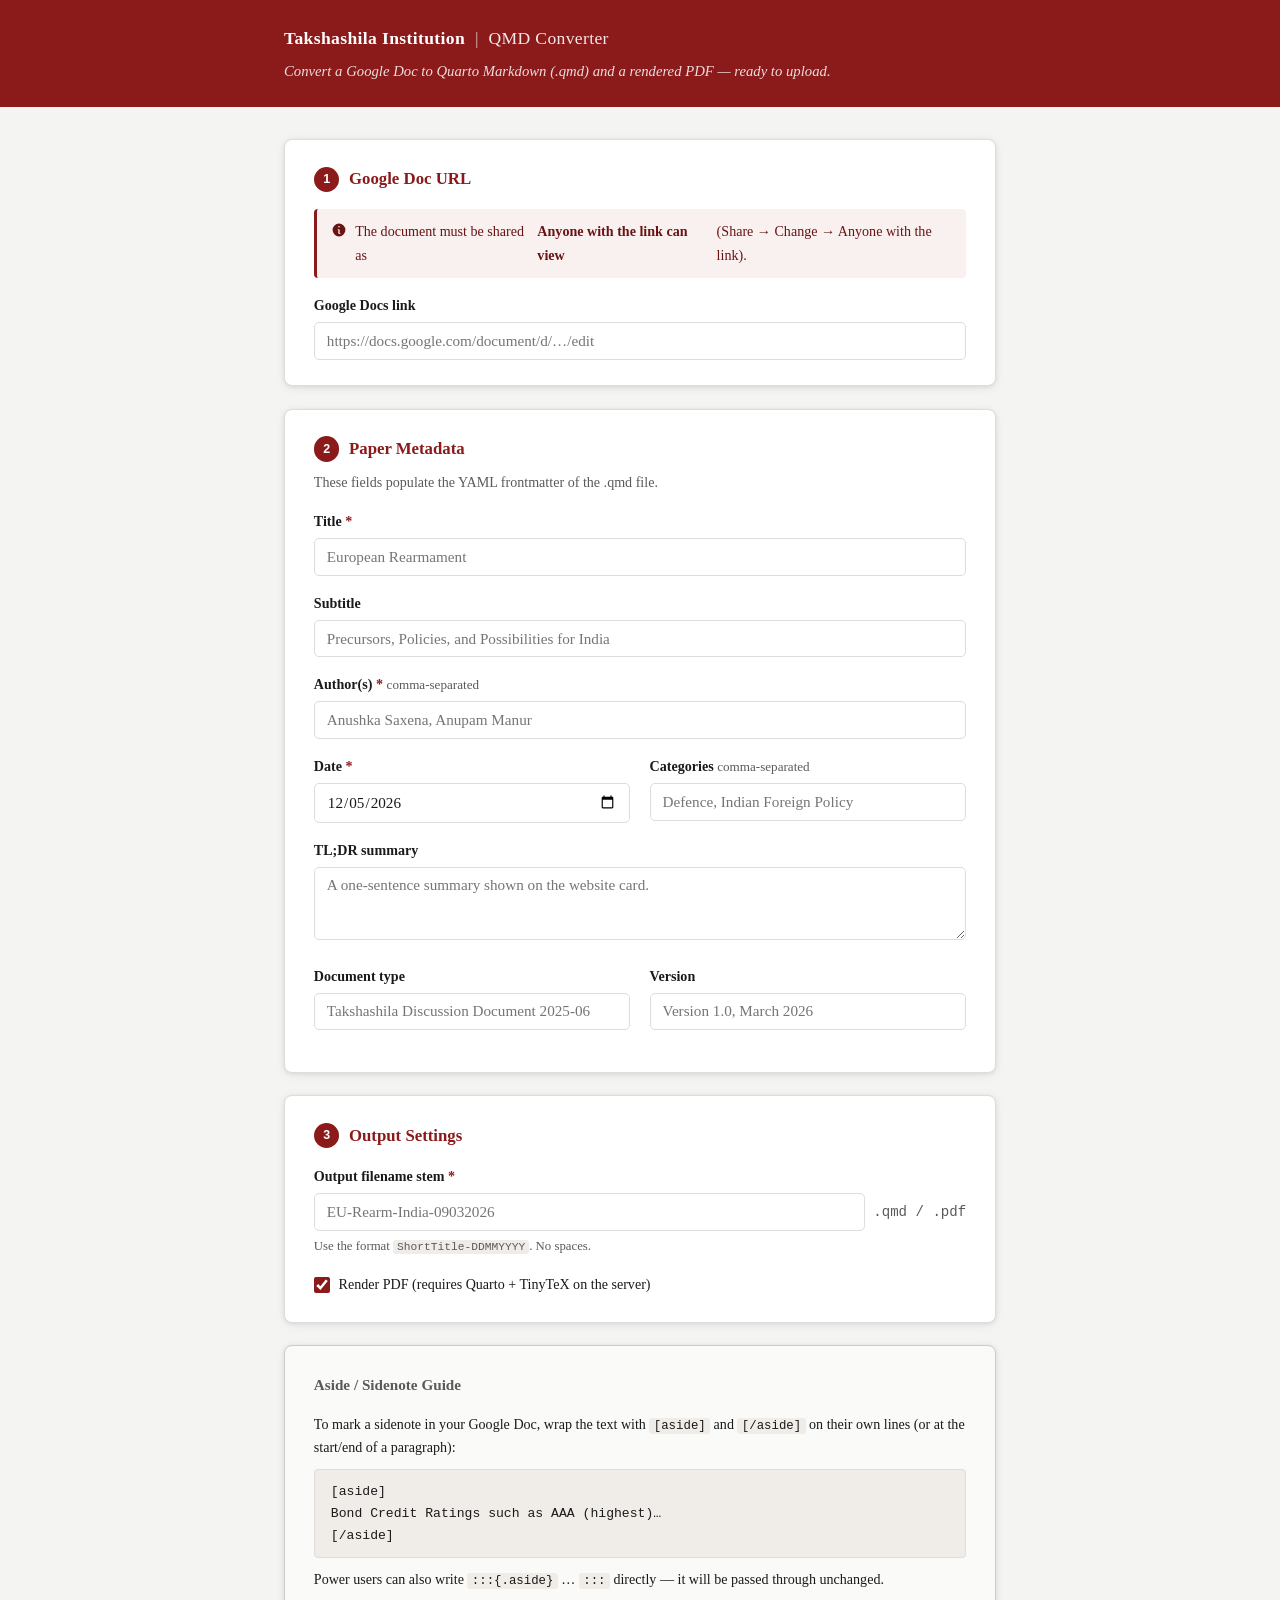
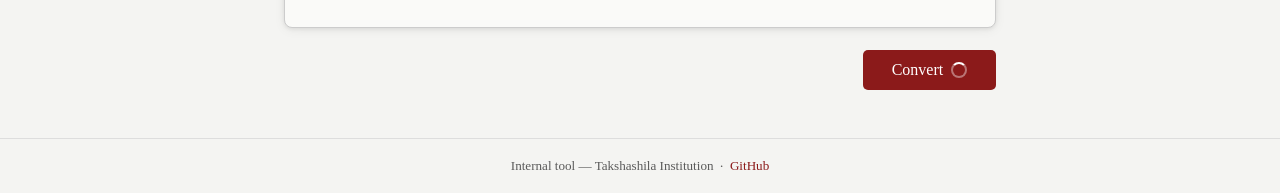
<file: index.html>
<!DOCTYPE html>
<html lang="en">
<head>
  <meta charset="UTF-8" />
  <meta name="viewport" content="width=device-width, initial-scale=1.0" />
  <title>Takshashila QMD Converter</title>
  <link rel="stylesheet" href="style.css" />
</head>
<body>
  <header>
    <div class="header-inner">
      <div class="logo-row">
        <span class="logo-text">Takshashila Institution</span>
        <span class="logo-divider">|</span>
        <span class="tool-name">QMD Converter</span>
      </div>
      <p class="header-sub">Convert a Google Doc to Quarto Markdown (.qmd) and a rendered PDF — ready to upload.</p>
    </div>
  </header>

  <main>
    <form id="convertForm" novalidate>

      <!-- ── Step 1: Google Doc URL ─────────────────────────────────────── -->
      <section class="card">
        <h2><span class="step">1</span> Google Doc URL</h2>
        <div class="tip">
          <svg xmlns="http://www.w3.org/2000/svg" viewBox="0 0 20 20" fill="currentColor" width="16" height="16"><path fill-rule="evenodd" d="M18 10A8 8 0 1 1 2 10a8 8 0 0 1 16 0Zm-7-4a1 1 0 1 1-2 0 1 1 0 0 1 2 0ZM9 9a.75.75 0 0 0 0 1.5h.253a.25.25 0 0 1 .244.304l-.459 2.066A1.75 1.75 0 0 0 10.747 15H11a.75.75 0 0 0 0-1.5h-.253a.25.25 0 0 1-.244-.304l.459-2.066A1.75 1.75 0 0 0 9.253 9H9Z" clip-rule="evenodd" /></svg>
          The document must be shared as <strong>Anyone with the link can view</strong> (Share → Change → Anyone with the link).
        </div>
        <label for="google_doc_url">Google Docs link</label>
        <input
          type="url"
          id="google_doc_url"
          name="google_doc_url"
          placeholder="https://docs.google.com/document/d/…/edit"
          required
        />
      </section>

      <!-- ── Step 2: Paper metadata ─────────────────────────────────────── -->
      <section class="card">
        <h2><span class="step">2</span> Paper Metadata</h2>
        <p class="card-desc">These fields populate the YAML frontmatter of the .qmd file.</p>

        <div class="field-grid">
          <div class="field full">
            <label for="title">Title <span class="req">*</span></label>
            <input type="text" id="title" name="title" placeholder="European Rearmament" required />
          </div>

          <div class="field full">
            <label for="subtitle">Subtitle</label>
            <input type="text" id="subtitle" name="subtitle" placeholder="Precursors, Policies, and Possibilities for India" />
          </div>

          <div class="field full">
            <label for="authors">Author(s) <span class="req">*</span> <span class="hint">comma-separated</span></label>
            <input type="text" id="authors" name="authors" placeholder="Anushka Saxena, Anupam Manur" required />
          </div>

          <div class="field">
            <label for="date">Date <span class="req">*</span></label>
            <input type="date" id="date" name="date" required />
          </div>

          <div class="field">
            <label for="categories">Categories <span class="hint">comma-separated</span></label>
            <input type="text" id="categories" name="categories" placeholder="Defence, Indian Foreign Policy" />
          </div>

          <div class="field full">
            <label for="tldr">TL;DR summary</label>
            <textarea id="tldr" name="tldr" rows="3" placeholder="A one-sentence summary shown on the website card."></textarea>
          </div>

          <div class="field">
            <label for="doctype">Document type</label>
            <input type="text" id="doctype" name="doctype" placeholder="Takshashila Discussion Document 2025-06" />
          </div>

          <div class="field">
            <label for="docversion">Version</label>
            <input type="text" id="docversion" name="docversion" placeholder="Version 1.0, March 2026" />
          </div>
        </div>
      </section>

      <!-- ── Step 3: Output settings ────────────────────────────────────── -->
      <section class="card">
        <h2><span class="step">3</span> Output Settings</h2>

        <div class="field">
          <label for="pdf_filename">Output filename stem <span class="req">*</span></label>
          <div class="filename-row">
            <input type="text" id="pdf_filename" name="pdf_filename"
              placeholder="EU-Rearm-India-09032026" required
              pattern="[A-Za-z0-9_\-]+"
              title="Letters, numbers, hyphens and underscores only" />
            <span class="filename-ext">.qmd / .pdf</span>
          </div>
          <p class="field-hint">Use the format <code>ShortTitle-DDMMYYYY</code>. No spaces.</p>
        </div>

        <div class="checkbox-row">
          <input type="checkbox" id="render_pdf" name="render_pdf" checked />
          <label for="render_pdf">Render PDF (requires Quarto + TinyTeX on the server)</label>
        </div>
      </section>

      <!-- ── Aside tip ───────────────────────────────────────────────────── -->
      <section class="card aside-guide">
        <h2>Aside / Sidenote Guide</h2>
        <p>To mark a sidenote in your Google Doc, wrap the text with <code>[aside]</code> and <code>[/aside]</code> on their own lines (or at the start/end of a paragraph):</p>
        <pre>[aside]
Bond Credit Ratings such as AAA (highest)…
[/aside]</pre>
        <p>Power users can also write <code>:::{.aside}</code> … <code>:::</code> directly — it will be passed through unchanged.</p>
      </section>

      <!-- ── Submit ──────────────────────────────────────────────────────── -->
      <div class="submit-row">
        <button type="submit" id="convertBtn" class="btn-primary">
          <span class="btn-label">Convert</span>
          <span class="spinner" hidden></span>
        </button>
      </div>

    </form>

    <!-- ── Result area ─────────────────────────────────────────────────── -->
    <div id="resultArea" hidden>
      <section class="card result-card" id="successCard" hidden>
        <div class="result-icon success-icon">✓</div>
        <h2>Done!</h2>
        <p id="resultMsg"></p>
        <div class="download-buttons">
          <a id="dlZip" href="#" class="btn-primary" download>Download .zip (QMD + PDF + images)</a>
          <a id="dlQmd" href="#" class="btn-secondary" download>Download .qmd only</a>
          <a id="dlPdf" href="#" class="btn-secondary" download>Download .pdf only</a>
        </div>
        <button class="btn-text" id="convertAnother">Convert another document →</button>
      </section>

      <section class="card result-card" id="errorCard" hidden>
        <div class="result-icon error-icon">✕</div>
        <h2>Something went wrong</h2>
        <p id="errorMsg" class="error-text"></p>
        <button class="btn-secondary" id="tryAgainBtn">Try again</button>
      </section>
    </div>
  </main>

  <footer>
    <p>Internal tool — Takshashila Institution &nbsp;·&nbsp;
      <a href="https://github.com/takshashila-institution/qmd-converter" target="_blank">GitHub</a>
    </p>
  </footer>

  <script src="app.js"></script>
</body>
</html>
</file>
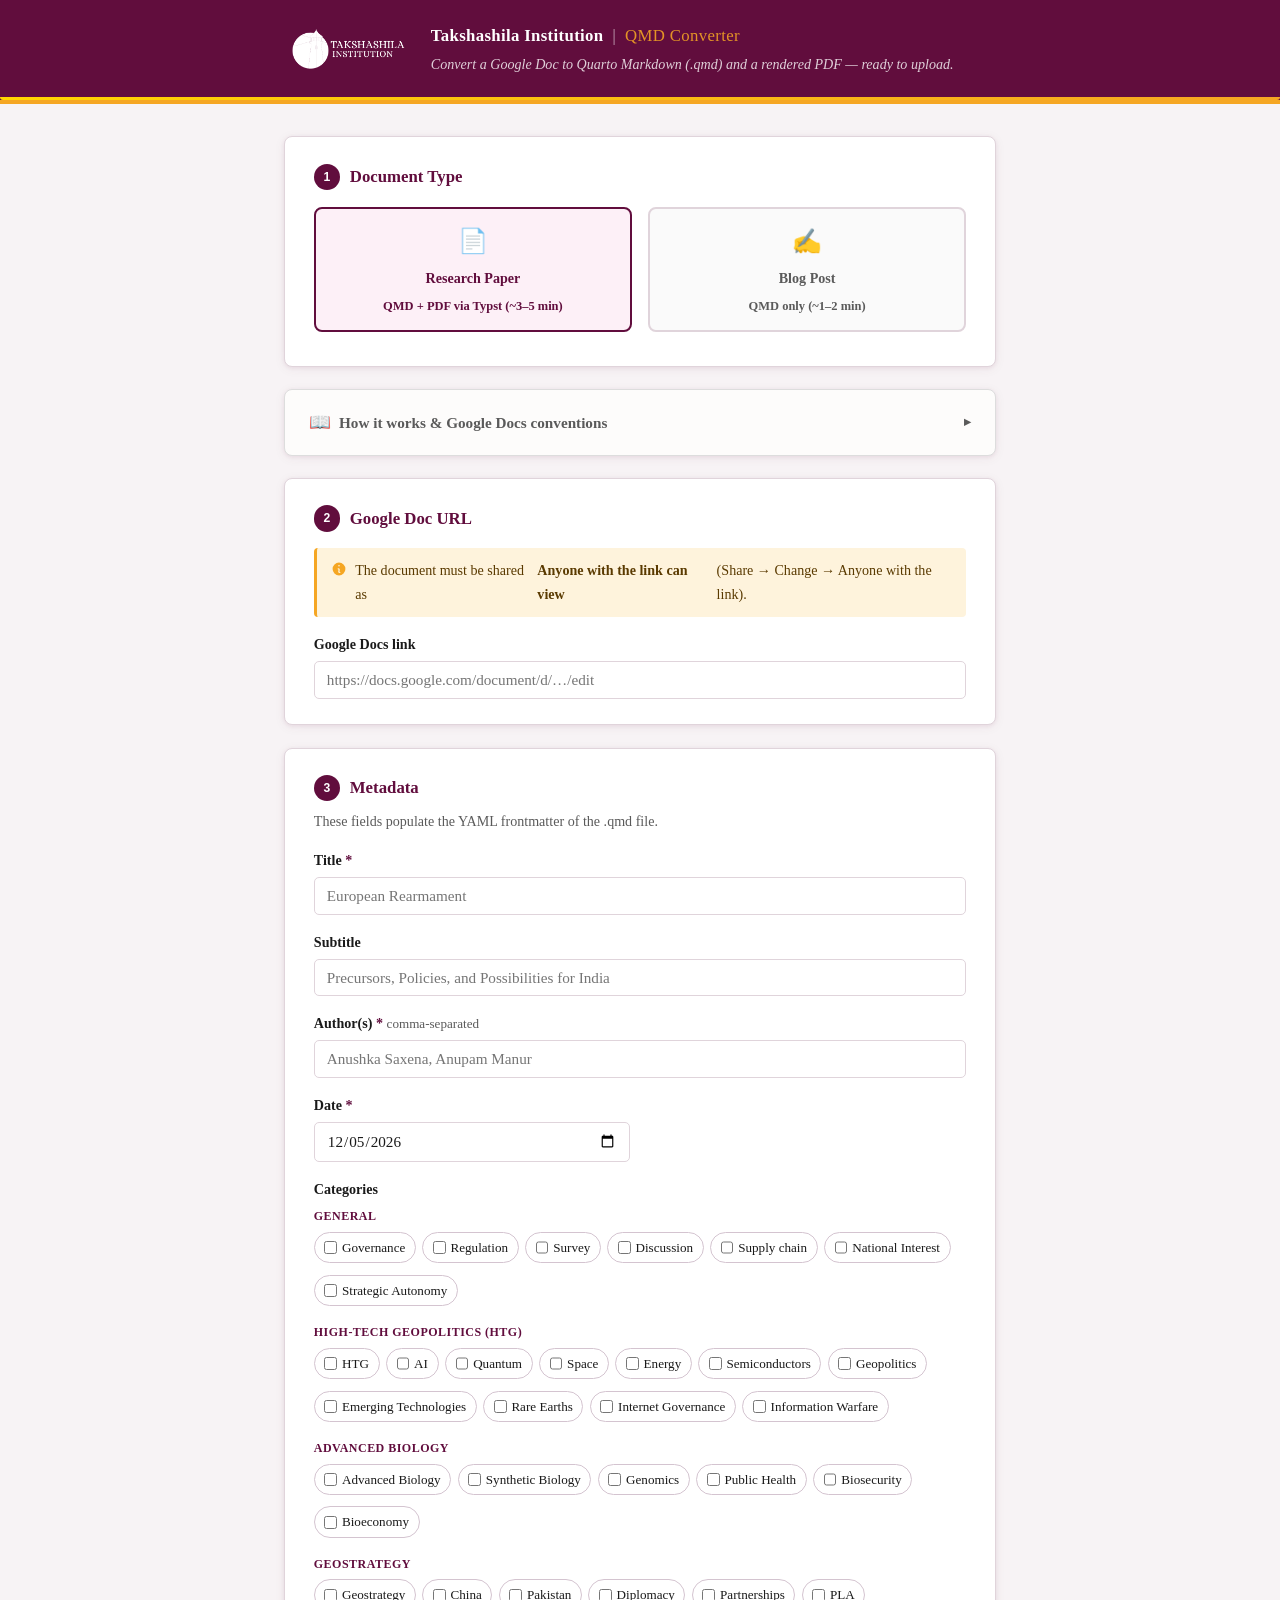
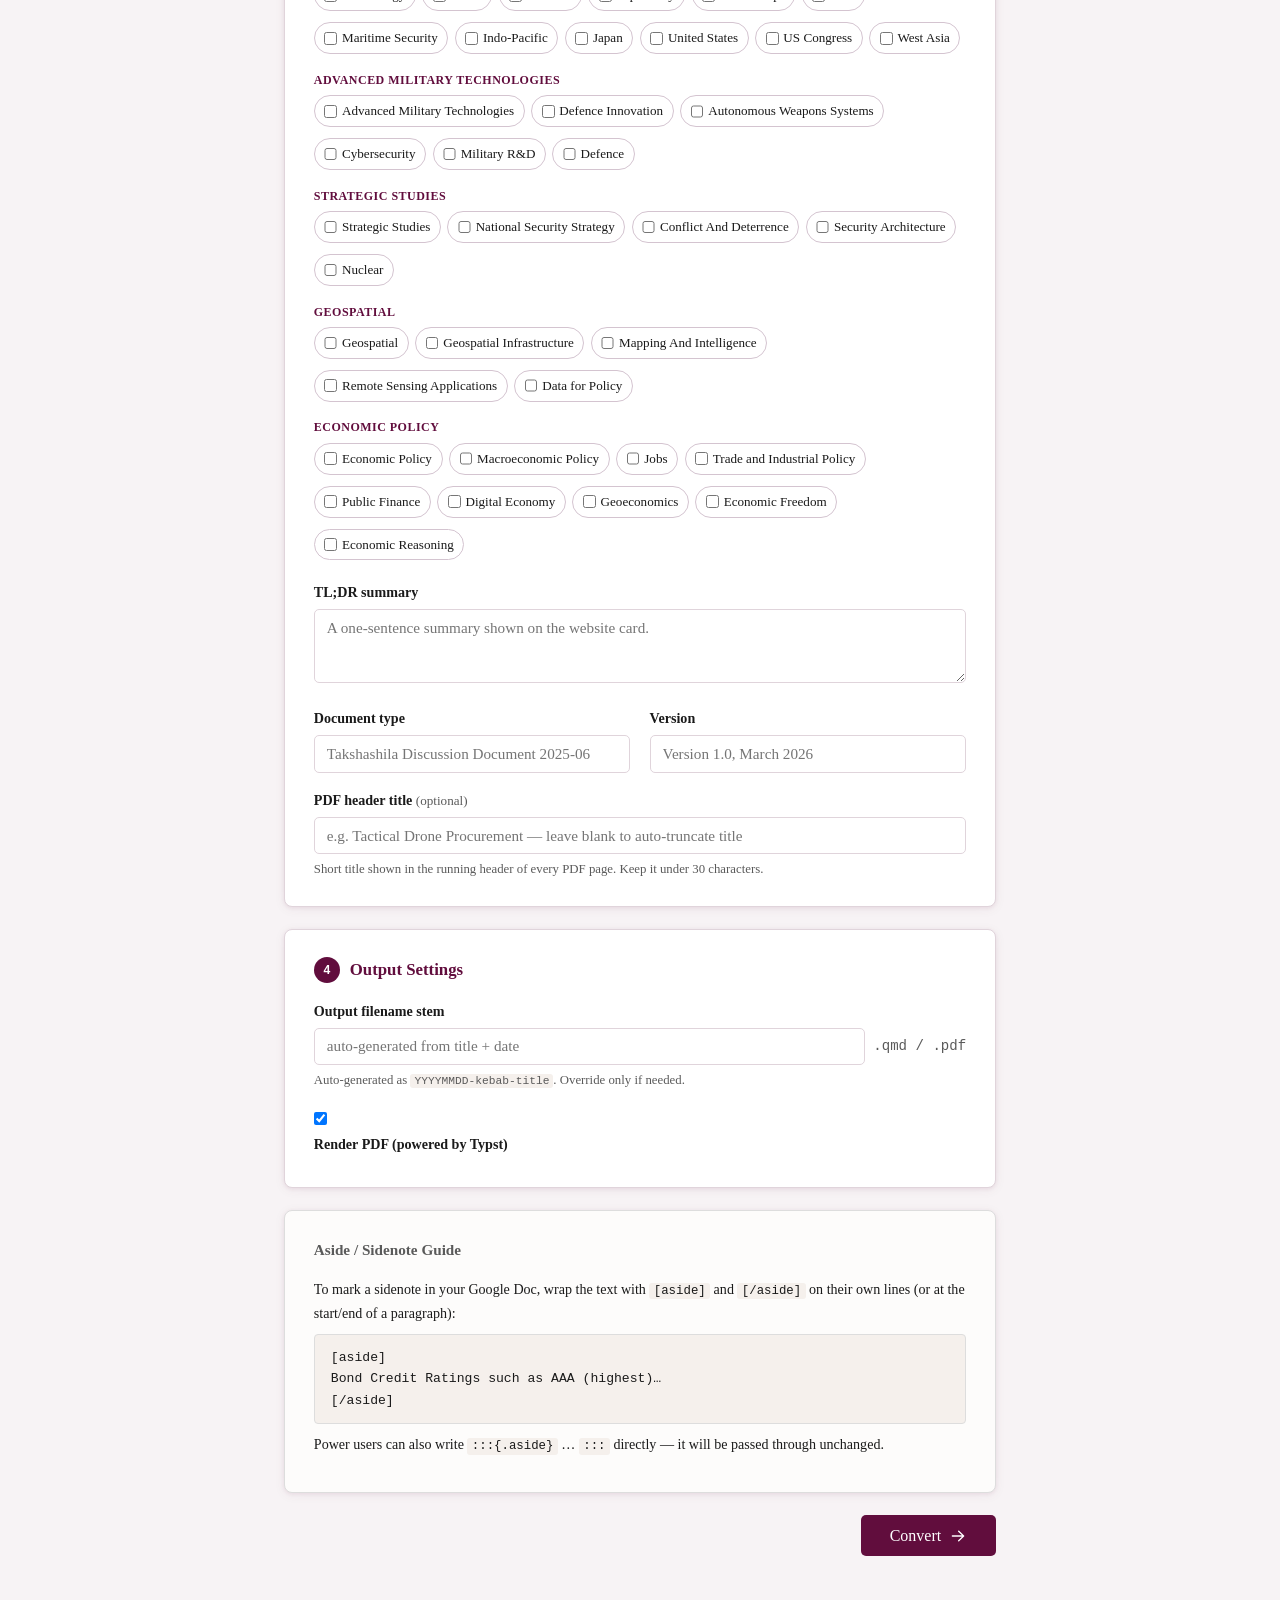
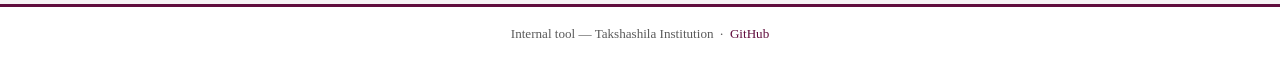
<file: docs/index.html>
<!DOCTYPE html>
<html lang="en">
<head>
  <meta charset="UTF-8" />
  <meta name="viewport" content="width=device-width, initial-scale=1.0" />
  <title>Takshashila QMD Converter</title>
  <link rel="stylesheet" href="style.css" />
</head>
<body>
  <header>
    <div class="header-inner">
      <img src="logo.png" alt="Takshashila Institution" class="header-logo" />
      <div class="header-text">
        <div class="logo-row">
          <span class="logo-text">Takshashila Institution</span>
          <span class="logo-divider">|</span>
          <span class="tool-name">QMD Converter</span>
        </div>
        <p class="header-sub">Convert a Google Doc to Quarto Markdown (.qmd) and a rendered PDF — ready to upload.</p>
      </div>
    </div>
    <div class="accent-bar"></div>
  </header>

  <main>
    <form id="convertForm" novalidate>

      <!-- ── Step 0: Document type ──────────────────────────────────────────── -->
      <section class="card">
        <h2><span class="step">1</span> Document Type</h2>
        <div class="doctype-toggle">
          <label class="doctype-option">
            <input type="radio" name="mode" value="paper" checked />
            <span class="doctype-btn">
              <span class="toggle-icon">📄</span>
              <span class="toggle-label">Research Paper</span>
              <span class="toggle-sub">QMD + PDF via Typst (~3–5 min)</span>
            </span>
          </label>
          <label class="doctype-option">
            <input type="radio" name="mode" value="blog" />
            <span class="doctype-btn">
              <span class="toggle-icon">✍️</span>
              <span class="toggle-label">Blog Post</span>
              <span class="toggle-sub">QMD only (~1–2 min)</span>
            </span>
          </label>
        </div>
      </section>

      <!-- ── How it works ───────────────────────────────────────────────────── -->
      <details class="card how-it-works">
        <summary>
          <span class="how-icon">📖</span>
          <span>How it works &amp; Google Docs conventions</span>
        </summary>
        <div class="how-body">
          <h3>Workflow</h3>
          <ol>
            <li>Write your paper or blog post in Google Docs using normal heading styles, Google footnotes, and optionally <code>[aside]</code> / <code>[/aside]</code> tags for sidenotes.</li>
            <li>Set share permissions to <strong>Anyone with the link can view</strong> (Share → Change → Anyone with the link).</li>
            <li>Paste the URL into this converter, fill in the metadata form, and click <strong>Convert</strong>.</li>
            <li>Download the <code>.zip</code> containing:
              <ul>
                <li><code>{filename}.qmd</code> — ready to upload to the publications repo</li>
                <li><code>assets/{filename}.pdf</code> — the rendered PDF <span class="paper-badge">Paper only</span></li>
                <li><code>images/</code> — all extracted images</li>
              </ul>
            </li>
          </ol>
          <h3>Google Docs conventions</h3>
          <table class="conventions-table">
            <thead>
              <tr><th>Feature</th><th>How to write it</th></tr>
            </thead>
            <tbody>
              <tr><td>Headings</td><td>Use Google Docs heading styles (Heading 1, Heading 2, Heading 3)</td></tr>
              <tr><td>Bold / Italic</td><td>Normal Google Docs bold / italic</td></tr>
              <tr><td>Links</td><td>Normal hyperlinks</td></tr>
              <tr><td>Footnotes</td><td>Insert → Footnote in Google Docs</td></tr>
              <tr><td>Sidenotes / asides</td><td>Wrap text in <code>[aside]</code> and <code>[/aside]</code> on their own lines</td></tr>
              <tr><td>Images</td><td>Insert normally; add a short caption as the paragraph immediately after</td></tr>
              <tr><td>Quarto power users</td><td>Can write <code>:::{.aside}</code>, <code>[^N]</code>, etc. directly — these are passed through unchanged</td></tr>
            </tbody>
          </table>
        </div>
      </details>

      <!-- ── Step 1: Google Doc URL ─────────────────────────────────────────── -->
      <section class="card">
        <h2><span class="step">2</span> Google Doc URL</h2>
        <div class="tip">
          <svg xmlns="http://www.w3.org/2000/svg" viewBox="0 0 20 20" fill="currentColor" width="16" height="16"><path fill-rule="evenodd" d="M18 10A8 8 0 1 1 2 10a8 8 0 0 1 16 0Zm-7-4a1 1 0 1 1-2 0 1 1 0 0 1 2 0ZM9 9a.75.75 0 0 0 0 1.5h.253a.25.25 0 0 1 .244.304l-.459 2.066A1.75 1.75 0 0 0 10.747 15H11a.75.75 0 0 0 0-1.5h-.253a.25.25 0 0 1-.244-.304l.459-2.066A1.75 1.75 0 0 0 9.253 9H9Z" clip-rule="evenodd" /></svg>
          The document must be shared as <strong>Anyone with the link can view</strong> (Share → Change → Anyone with the link).
        </div>
        <label for="google_doc_url">Google Docs link</label>
        <input
          type="url"
          id="google_doc_url"
          name="google_doc_url"
          placeholder="https://docs.google.com/document/d/…/edit"
          required
        />
      </section>

      <!-- ── Step 2: Metadata ───────────────────────────────────────────────── -->
      <section class="card">
        <h2><span class="step">3</span> Metadata</h2>
        <p class="card-desc">These fields populate the YAML frontmatter of the .qmd file.</p>

        <div class="field-grid">
          <div class="field full">
            <label for="title">Title <span class="req">*</span></label>
            <input type="text" id="title" name="title" placeholder="European Rearmament" required />
          </div>

          <div class="field full paper-only">
            <label for="subtitle">Subtitle</label>
            <input type="text" id="subtitle" name="subtitle" placeholder="Precursors, Policies, and Possibilities for India" />
          </div>

          <div class="field full">
            <label for="authors">Author(s) <span class="req">*</span> <span class="hint">comma-separated</span></label>
            <input type="text" id="authors" name="authors" placeholder="Anushka Saxena, Anupam Manur" required />
          </div>

          <div class="field">
            <label for="date">Date <span class="req">*</span></label>
            <input type="date" id="date" name="date" required />
          </div>

          <div class="field full">
            <label>Categories</label>
            <div class="cat-groups">

              <div class="cat-group">
                <span class="cat-group-label">General</span>
                <div class="cat-chip-row">
                  <label class="cat-chip"><input type="checkbox" name="categories_cb" value="Governance"> Governance</label>
                  <label class="cat-chip"><input type="checkbox" name="categories_cb" value="Regulation"> Regulation</label>
                  <label class="cat-chip"><input type="checkbox" name="categories_cb" value="Survey"> Survey</label>
                  <label class="cat-chip"><input type="checkbox" name="categories_cb" value="Discussion"> Discussion</label>
                  <label class="cat-chip"><input type="checkbox" name="categories_cb" value="Supply chain"> Supply chain</label>
                  <label class="cat-chip"><input type="checkbox" name="categories_cb" value="National Interest"> National Interest</label>
                  <label class="cat-chip"><input type="checkbox" name="categories_cb" value="Strategic Autonomy"> Strategic Autonomy</label>
                </div>
              </div>

              <div class="cat-group">
                <span class="cat-group-label">High-Tech Geopolitics (HTG)</span>
                <div class="cat-chip-row">
                  <label class="cat-chip"><input type="checkbox" name="categories_cb" value="HTG"> HTG</label>
                  <label class="cat-chip"><input type="checkbox" name="categories_cb" value="AI"> AI</label>
                  <label class="cat-chip"><input type="checkbox" name="categories_cb" value="Quantum"> Quantum</label>
                  <label class="cat-chip"><input type="checkbox" name="categories_cb" value="Space"> Space</label>
                  <label class="cat-chip"><input type="checkbox" name="categories_cb" value="Energy"> Energy</label>
                  <label class="cat-chip"><input type="checkbox" name="categories_cb" value="Semiconductors"> Semiconductors</label>
                  <label class="cat-chip"><input type="checkbox" name="categories_cb" value="Geopolitics"> Geopolitics</label>
                  <label class="cat-chip"><input type="checkbox" name="categories_cb" value="Emerging Technologies"> Emerging Technologies</label>
                  <label class="cat-chip"><input type="checkbox" name="categories_cb" value="Rare Earths"> Rare Earths</label>
                  <label class="cat-chip"><input type="checkbox" name="categories_cb" value="Internet Governance"> Internet Governance</label>
                  <label class="cat-chip"><input type="checkbox" name="categories_cb" value="Information Warfare"> Information Warfare</label>
                </div>
              </div>

              <div class="cat-group">
                <span class="cat-group-label">Advanced Biology</span>
                <div class="cat-chip-row">
                  <label class="cat-chip"><input type="checkbox" name="categories_cb" value="Advanced Biology"> Advanced Biology</label>
                  <label class="cat-chip"><input type="checkbox" name="categories_cb" value="Synthetic Biology"> Synthetic Biology</label>
                  <label class="cat-chip"><input type="checkbox" name="categories_cb" value="Genomics"> Genomics</label>
                  <label class="cat-chip"><input type="checkbox" name="categories_cb" value="Public Health"> Public Health</label>
                  <label class="cat-chip"><input type="checkbox" name="categories_cb" value="Biosecurity"> Biosecurity</label>
                  <label class="cat-chip"><input type="checkbox" name="categories_cb" value="Bioeconomy"> Bioeconomy</label>
                </div>
              </div>

              <div class="cat-group">
                <span class="cat-group-label">Geostrategy</span>
                <div class="cat-chip-row">
                  <label class="cat-chip"><input type="checkbox" name="categories_cb" value="Geostrategy"> Geostrategy</label>
                  <label class="cat-chip"><input type="checkbox" name="categories_cb" value="China"> China</label>
                  <label class="cat-chip"><input type="checkbox" name="categories_cb" value="Pakistan"> Pakistan</label>
                  <label class="cat-chip"><input type="checkbox" name="categories_cb" value="Diplomacy"> Diplomacy</label>
                  <label class="cat-chip"><input type="checkbox" name="categories_cb" value="Partnerships"> Partnerships</label>
                  <label class="cat-chip"><input type="checkbox" name="categories_cb" value="PLA"> PLA</label>
                  <label class="cat-chip"><input type="checkbox" name="categories_cb" value="Maritime Security"> Maritime Security</label>
                  <label class="cat-chip"><input type="checkbox" name="categories_cb" value="Indo-Pacific"> Indo-Pacific</label>
                  <label class="cat-chip"><input type="checkbox" name="categories_cb" value="Japan"> Japan</label>
                  <label class="cat-chip"><input type="checkbox" name="categories_cb" value="United States"> United States</label>
                  <label class="cat-chip"><input type="checkbox" name="categories_cb" value="US Congress"> US Congress</label>
                  <label class="cat-chip"><input type="checkbox" name="categories_cb" value="West Asia"> West Asia</label>
                </div>
              </div>

              <div class="cat-group">
                <span class="cat-group-label">Advanced Military Technologies</span>
                <div class="cat-chip-row">
                  <label class="cat-chip"><input type="checkbox" name="categories_cb" value="Advanced Military Technologies"> Advanced Military Technologies</label>
                  <label class="cat-chip"><input type="checkbox" name="categories_cb" value="Defence Innovation"> Defence Innovation</label>
                  <label class="cat-chip"><input type="checkbox" name="categories_cb" value="Autonomous Weapons Systems"> Autonomous Weapons Systems</label>
                  <label class="cat-chip"><input type="checkbox" name="categories_cb" value="Cybersecurity"> Cybersecurity</label>
                  <label class="cat-chip"><input type="checkbox" name="categories_cb" value="Military R&amp;D"> Military R&amp;D</label>
                  <label class="cat-chip"><input type="checkbox" name="categories_cb" value="Defence"> Defence</label>
                </div>
              </div>

              <div class="cat-group">
                <span class="cat-group-label">Strategic Studies</span>
                <div class="cat-chip-row">
                  <label class="cat-chip"><input type="checkbox" name="categories_cb" value="Strategic Studies"> Strategic Studies</label>
                  <label class="cat-chip"><input type="checkbox" name="categories_cb" value="National Security Strategy"> National Security Strategy</label>
                  <label class="cat-chip"><input type="checkbox" name="categories_cb" value="Conflict And Deterrence"> Conflict And Deterrence</label>
                  <label class="cat-chip"><input type="checkbox" name="categories_cb" value="Security Architecture"> Security Architecture</label>
                  <label class="cat-chip"><input type="checkbox" name="categories_cb" value="Nuclear"> Nuclear</label>
                </div>
              </div>

              <div class="cat-group">
                <span class="cat-group-label">Geospatial</span>
                <div class="cat-chip-row">
                  <label class="cat-chip"><input type="checkbox" name="categories_cb" value="Geospatial"> Geospatial</label>
                  <label class="cat-chip"><input type="checkbox" name="categories_cb" value="Geospatial Infrastructure"> Geospatial Infrastructure</label>
                  <label class="cat-chip"><input type="checkbox" name="categories_cb" value="Mapping And Intelligence"> Mapping And Intelligence</label>
                  <label class="cat-chip"><input type="checkbox" name="categories_cb" value="Remote Sensing Applications"> Remote Sensing Applications</label>
                  <label class="cat-chip"><input type="checkbox" name="categories_cb" value="Data for Policy"> Data for Policy</label>
                </div>
              </div>

              <div class="cat-group">
                <span class="cat-group-label">Economic Policy</span>
                <div class="cat-chip-row">
                  <label class="cat-chip"><input type="checkbox" name="categories_cb" value="Economic Policy"> Economic Policy</label>
                  <label class="cat-chip"><input type="checkbox" name="categories_cb" value="Macroeconomic Policy"> Macroeconomic Policy</label>
                  <label class="cat-chip"><input type="checkbox" name="categories_cb" value="Jobs"> Jobs</label>
                  <label class="cat-chip"><input type="checkbox" name="categories_cb" value="Trade and Industrial Policy"> Trade and Industrial Policy</label>
                  <label class="cat-chip"><input type="checkbox" name="categories_cb" value="Public Finance"> Public Finance</label>
                  <label class="cat-chip"><input type="checkbox" name="categories_cb" value="Digital Economy"> Digital Economy</label>
                  <label class="cat-chip"><input type="checkbox" name="categories_cb" value="Geoeconomics"> Geoeconomics</label>
                  <label class="cat-chip"><input type="checkbox" name="categories_cb" value="Economic Freedom"> Economic Freedom</label>
                  <label class="cat-chip"><input type="checkbox" name="categories_cb" value="Economic Reasoning"> Economic Reasoning</label>
                </div>
              </div>

            </div>
            <input type="hidden" id="categories" name="categories" />
          </div>

          <div class="field full paper-only">
            <label for="tldr">TL;DR summary</label>
            <textarea id="tldr" name="tldr" rows="3" placeholder="A one-sentence summary shown on the website card."></textarea>
          </div>

          <div class="field paper-only">
            <label for="doctype">Document type</label>
            <input type="text" id="doctype" name="doctype" placeholder="Takshashila Discussion Document 2025-06" />
          </div>

          <div class="field paper-only">
            <label for="docversion">Version</label>
            <input type="text" id="docversion" name="docversion" placeholder="Version 1.0, March 2026" />
          </div>

          <div class="field full paper-only">
            <label for="header_title">PDF header title <span class="hint">(optional)</span></label>
            <input type="text" id="header_title" name="header_title" maxlength="35"
              placeholder="e.g. Tactical Drone Procurement — leave blank to auto-truncate title" />
            <p class="field-hint">Short title shown in the running header of every PDF page. Keep it under 30 characters.</p>
          </div>
        </div>
      </section>

      <!-- ── Step 3: Output settings ────────────────────────────────────────── -->
      <section class="card">
        <h2><span class="step">4</span> <span class="step3-title">Output Settings</span></h2>

        <!-- Paper only -->
        <div class="paper-only">
          <div class="field">
            <label for="pdf_filename">Output filename stem</label>
            <div class="filename-row">
              <input type="text" id="pdf_filename" name="pdf_filename"
                placeholder="auto-generated from title + date"
                pattern="[A-Za-z0-9_\-]*"
                title="Letters, numbers, hyphens and underscores only" />
              <span class="filename-ext">.qmd / .pdf</span>
            </div>
            <p class="field-hint">Auto-generated as <code>YYYYMMDD-kebab-title</code>. Override only if needed.</p>
          </div>

          <div class="checkbox-row">
            <input type="checkbox" id="render_pdf" name="render_pdf" checked />
            <label for="render_pdf">Render PDF (powered by Typst)</label>
          </div>
        </div>

        <!-- Blog only -->
        <div class="blog-only" style="display:none">
          <div class="field">
            <label for="slug">URL slug <span class="req">*</span></label>
            <div class="filename-row">
              <input type="text" id="slug" name="slug"
                placeholder="my-blog-post-title"
                pattern="[A-Za-z0-9_\-]+"
                title="Letters, numbers, hyphens and underscores only" />
              <span class="filename-ext">.qmd</span>
            </div>
            <p class="field-hint">Lowercase, hyphens only. Matches the blog post URL slug.</p>
          </div>
        </div>
      </section>

      <!-- ── Aside tip (shown for both paper and blog) ─────────────────────── -->
      <section class="card aside-guide">
        <h2>Aside / Sidenote Guide</h2>
        <p>To mark a sidenote in your Google Doc, wrap the text with <code>[aside]</code> and <code>[/aside]</code> on their own lines (or at the start/end of a paragraph):</p>
        <pre>[aside]
Bond Credit Ratings such as AAA (highest)…
[/aside]</pre>
        <p>Power users can also write <code>:::{.aside}</code> … <code>:::</code> directly — it will be passed through unchanged.</p>
      </section>

      <!-- ── Submit ──────────────────────────────────────────────────────────── -->
      <div class="submit-row">
        <button type="submit" id="convertBtn" class="btn-primary">
          <span class="btn-label">Convert</span>
          <svg id="btnArrow" xmlns="http://www.w3.org/2000/svg" viewBox="0 0 20 20" fill="currentColor" width="18" height="18" aria-hidden="true"><path fill-rule="evenodd" d="M3 10a.75.75 0 0 1 .75-.75h10.638L10.23 5.29a.75.75 0 1 1 1.04-1.08l5.5 5.25a.75.75 0 0 1 0 1.08l-5.5 5.25a.75.75 0 1 1-1.04-1.08l4.158-3.96H3.75A.75.75 0 0 1 3 10Z" clip-rule="evenodd" /></svg>
          <span class="spinner" hidden></span>
        </button>
      </div>

    </form>

    <!-- ── Progress area ──────────────────────────────────────────────────── -->
    <div id="progressArea" hidden>
      <section class="card progress-card">
        <p id="progressMsg" class="progress-msg"></p>
        <a id="actionsLink" href="#" target="_blank" rel="noopener" class="btn-text" hidden>
          View job on GitHub Actions →
        </a>
      </section>
    </div>

    <!-- ── Result area ─────────────────────────────────────────────────────── -->
    <div id="resultArea" hidden>
      <section class="card result-card" id="successCard" hidden>
        <div class="result-icon success-icon">✓</div>
        <h2>Done!</h2>
        <p id="resultMsg"></p>
        <div class="download-buttons">
          <a id="dlZip" href="#" class="btn-primary" download>Download .zip</a>
        </div>
        <button class="btn-text" id="convertAnother">Convert another document →</button>
      </section>

      <section class="card result-card" id="errorCard" hidden>
        <div class="result-icon error-icon">✕</div>
        <h2>Something went wrong</h2>
        <p id="errorMsg" class="error-text"></p>
        <button class="btn-text" id="tryAgainBtn" style="margin-top:1rem">Try again</button>
      </section>
    </div>
  </main>

  <footer>
    <p>Internal tool — Takshashila Institution &nbsp;·&nbsp;
      <a href="https://github.com/AshwinPrasadRao/docs-to-qmd" target="_blank" rel="noopener">GitHub</a>
    </p>
  </footer>

  <script src="app.js"></script>
</body>
</html>
</file>
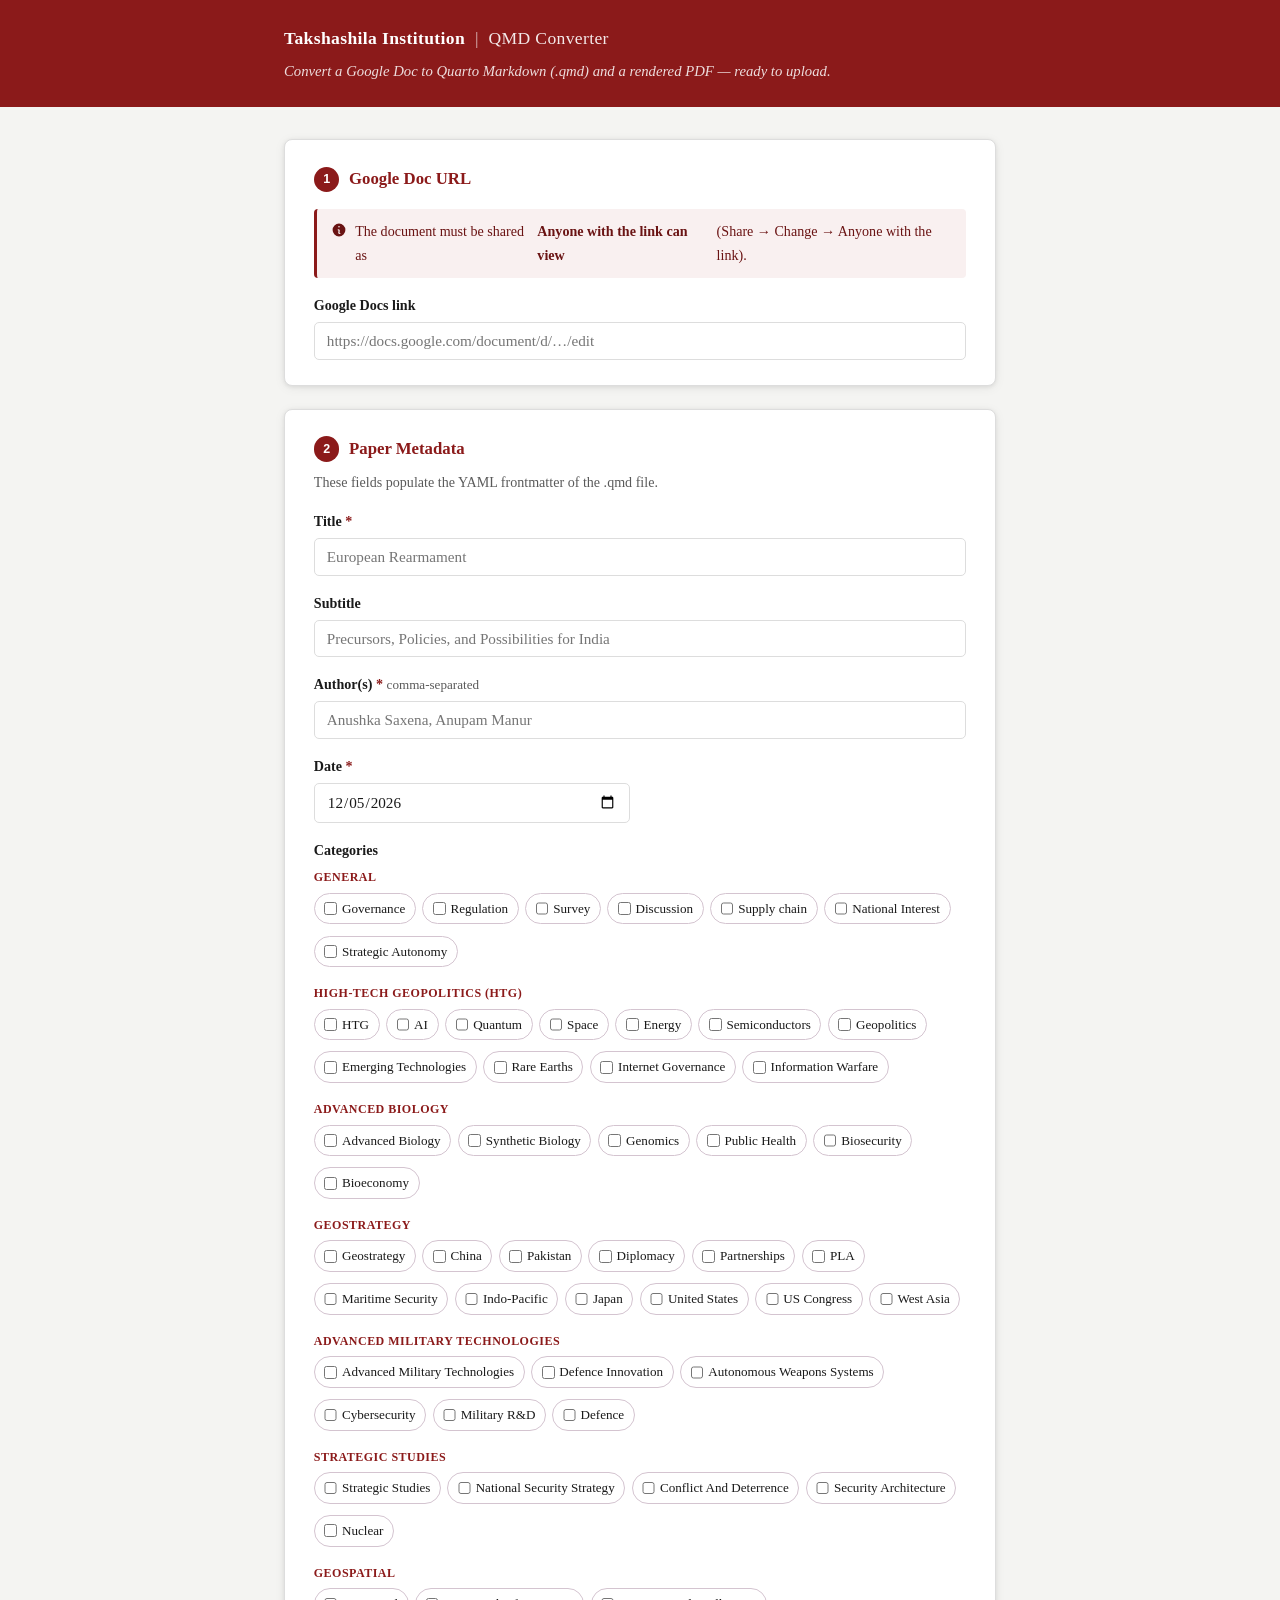
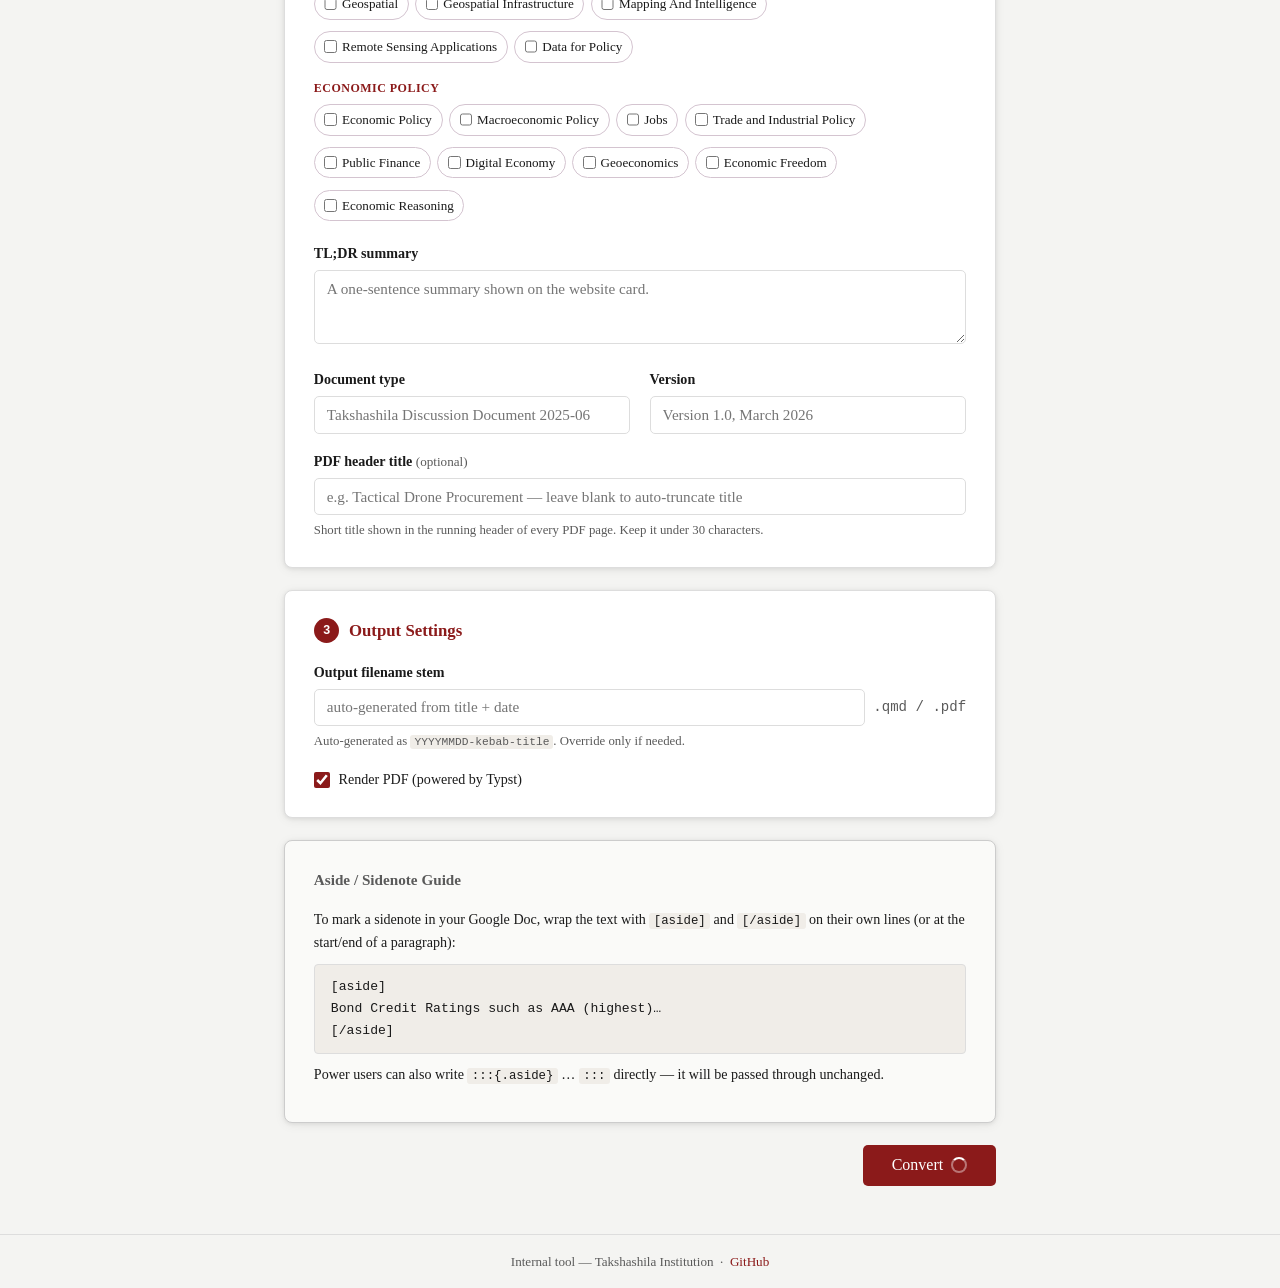
<file: static/index.html>
<!DOCTYPE html>
<html lang="en">
<head>
  <meta charset="UTF-8" />
  <meta name="viewport" content="width=device-width, initial-scale=1.0" />
  <title>Takshashila QMD Converter</title>
  <link rel="stylesheet" href="style.css" />
</head>
<body>
  <header>
    <div class="header-inner">
      <div class="logo-row">
        <span class="logo-text">Takshashila Institution</span>
        <span class="logo-divider">|</span>
        <span class="tool-name">QMD Converter</span>
      </div>
      <p class="header-sub">Convert a Google Doc to Quarto Markdown (.qmd) and a rendered PDF — ready to upload.</p>
    </div>
  </header>

  <main>
    <form id="convertForm" novalidate>

      <!-- ── Step 1: Google Doc URL ─────────────────────────────────────── -->
      <section class="card">
        <h2><span class="step">1</span> Google Doc URL</h2>
        <div class="tip">
          <svg xmlns="http://www.w3.org/2000/svg" viewBox="0 0 20 20" fill="currentColor" width="16" height="16"><path fill-rule="evenodd" d="M18 10A8 8 0 1 1 2 10a8 8 0 0 1 16 0Zm-7-4a1 1 0 1 1-2 0 1 1 0 0 1 2 0ZM9 9a.75.75 0 0 0 0 1.5h.253a.25.25 0 0 1 .244.304l-.459 2.066A1.75 1.75 0 0 0 10.747 15H11a.75.75 0 0 0 0-1.5h-.253a.25.25 0 0 1-.244-.304l.459-2.066A1.75 1.75 0 0 0 9.253 9H9Z" clip-rule="evenodd" /></svg>
          The document must be shared as <strong>Anyone with the link can view</strong> (Share → Change → Anyone with the link).
        </div>
        <label for="google_doc_url">Google Docs link</label>
        <input
          type="url"
          id="google_doc_url"
          name="google_doc_url"
          placeholder="https://docs.google.com/document/d/…/edit"
          required
        />
      </section>

      <!-- ── Step 2: Paper metadata ─────────────────────────────────────── -->
      <section class="card">
        <h2><span class="step">2</span> Paper Metadata</h2>
        <p class="card-desc">These fields populate the YAML frontmatter of the .qmd file.</p>

        <div class="field-grid">
          <div class="field full">
            <label for="title">Title <span class="req">*</span></label>
            <input type="text" id="title" name="title" placeholder="European Rearmament" required />
          </div>

          <div class="field full">
            <label for="subtitle">Subtitle</label>
            <input type="text" id="subtitle" name="subtitle" placeholder="Precursors, Policies, and Possibilities for India" />
          </div>

          <div class="field full">
            <label for="authors">Author(s) <span class="req">*</span> <span class="hint">comma-separated</span></label>
            <input type="text" id="authors" name="authors" placeholder="Anushka Saxena, Anupam Manur" required />
          </div>

          <div class="field">
            <label for="date">Date <span class="req">*</span></label>
            <input type="date" id="date" name="date" required />
          </div>

          <div class="field full">
            <label>Categories</label>
            <div class="cat-groups">

              <div class="cat-group">
                <span class="cat-group-label">General</span>
                <div class="cat-chip-row">
                  <label class="cat-chip"><input type="checkbox" name="categories_cb" value="Governance"> Governance</label>
                  <label class="cat-chip"><input type="checkbox" name="categories_cb" value="Regulation"> Regulation</label>
                  <label class="cat-chip"><input type="checkbox" name="categories_cb" value="Survey"> Survey</label>
                  <label class="cat-chip"><input type="checkbox" name="categories_cb" value="Discussion"> Discussion</label>
                  <label class="cat-chip"><input type="checkbox" name="categories_cb" value="Supply chain"> Supply chain</label>
                  <label class="cat-chip"><input type="checkbox" name="categories_cb" value="National Interest"> National Interest</label>
                  <label class="cat-chip"><input type="checkbox" name="categories_cb" value="Strategic Autonomy"> Strategic Autonomy</label>
                </div>
              </div>

              <div class="cat-group">
                <span class="cat-group-label">High-Tech Geopolitics (HTG)</span>
                <div class="cat-chip-row">
                  <label class="cat-chip"><input type="checkbox" name="categories_cb" value="HTG"> HTG</label>
                  <label class="cat-chip"><input type="checkbox" name="categories_cb" value="AI"> AI</label>
                  <label class="cat-chip"><input type="checkbox" name="categories_cb" value="Quantum"> Quantum</label>
                  <label class="cat-chip"><input type="checkbox" name="categories_cb" value="Space"> Space</label>
                  <label class="cat-chip"><input type="checkbox" name="categories_cb" value="Energy"> Energy</label>
                  <label class="cat-chip"><input type="checkbox" name="categories_cb" value="Semiconductors"> Semiconductors</label>
                  <label class="cat-chip"><input type="checkbox" name="categories_cb" value="Geopolitics"> Geopolitics</label>
                  <label class="cat-chip"><input type="checkbox" name="categories_cb" value="Emerging Technologies"> Emerging Technologies</label>
                  <label class="cat-chip"><input type="checkbox" name="categories_cb" value="Rare Earths"> Rare Earths</label>
                  <label class="cat-chip"><input type="checkbox" name="categories_cb" value="Internet Governance"> Internet Governance</label>
                  <label class="cat-chip"><input type="checkbox" name="categories_cb" value="Information Warfare"> Information Warfare</label>
                </div>
              </div>

              <div class="cat-group">
                <span class="cat-group-label">Advanced Biology</span>
                <div class="cat-chip-row">
                  <label class="cat-chip"><input type="checkbox" name="categories_cb" value="Advanced Biology"> Advanced Biology</label>
                  <label class="cat-chip"><input type="checkbox" name="categories_cb" value="Synthetic Biology"> Synthetic Biology</label>
                  <label class="cat-chip"><input type="checkbox" name="categories_cb" value="Genomics"> Genomics</label>
                  <label class="cat-chip"><input type="checkbox" name="categories_cb" value="Public Health"> Public Health</label>
                  <label class="cat-chip"><input type="checkbox" name="categories_cb" value="Biosecurity"> Biosecurity</label>
                  <label class="cat-chip"><input type="checkbox" name="categories_cb" value="Bioeconomy"> Bioeconomy</label>
                </div>
              </div>

              <div class="cat-group">
                <span class="cat-group-label">Geostrategy</span>
                <div class="cat-chip-row">
                  <label class="cat-chip"><input type="checkbox" name="categories_cb" value="Geostrategy"> Geostrategy</label>
                  <label class="cat-chip"><input type="checkbox" name="categories_cb" value="China"> China</label>
                  <label class="cat-chip"><input type="checkbox" name="categories_cb" value="Pakistan"> Pakistan</label>
                  <label class="cat-chip"><input type="checkbox" name="categories_cb" value="Diplomacy"> Diplomacy</label>
                  <label class="cat-chip"><input type="checkbox" name="categories_cb" value="Partnerships"> Partnerships</label>
                  <label class="cat-chip"><input type="checkbox" name="categories_cb" value="PLA"> PLA</label>
                  <label class="cat-chip"><input type="checkbox" name="categories_cb" value="Maritime Security"> Maritime Security</label>
                  <label class="cat-chip"><input type="checkbox" name="categories_cb" value="Indo-Pacific"> Indo-Pacific</label>
                  <label class="cat-chip"><input type="checkbox" name="categories_cb" value="Japan"> Japan</label>
                  <label class="cat-chip"><input type="checkbox" name="categories_cb" value="United States"> United States</label>
                  <label class="cat-chip"><input type="checkbox" name="categories_cb" value="US Congress"> US Congress</label>
                  <label class="cat-chip"><input type="checkbox" name="categories_cb" value="West Asia"> West Asia</label>
                </div>
              </div>

              <div class="cat-group">
                <span class="cat-group-label">Advanced Military Technologies</span>
                <div class="cat-chip-row">
                  <label class="cat-chip"><input type="checkbox" name="categories_cb" value="Advanced Military Technologies"> Advanced Military Technologies</label>
                  <label class="cat-chip"><input type="checkbox" name="categories_cb" value="Defence Innovation"> Defence Innovation</label>
                  <label class="cat-chip"><input type="checkbox" name="categories_cb" value="Autonomous Weapons Systems"> Autonomous Weapons Systems</label>
                  <label class="cat-chip"><input type="checkbox" name="categories_cb" value="Cybersecurity"> Cybersecurity</label>
                  <label class="cat-chip"><input type="checkbox" name="categories_cb" value="Military R&amp;D"> Military R&amp;D</label>
                  <label class="cat-chip"><input type="checkbox" name="categories_cb" value="Defence"> Defence</label>
                </div>
              </div>

              <div class="cat-group">
                <span class="cat-group-label">Strategic Studies</span>
                <div class="cat-chip-row">
                  <label class="cat-chip"><input type="checkbox" name="categories_cb" value="Strategic Studies"> Strategic Studies</label>
                  <label class="cat-chip"><input type="checkbox" name="categories_cb" value="National Security Strategy"> National Security Strategy</label>
                  <label class="cat-chip"><input type="checkbox" name="categories_cb" value="Conflict And Deterrence"> Conflict And Deterrence</label>
                  <label class="cat-chip"><input type="checkbox" name="categories_cb" value="Security Architecture"> Security Architecture</label>
                  <label class="cat-chip"><input type="checkbox" name="categories_cb" value="Nuclear"> Nuclear</label>
                </div>
              </div>

              <div class="cat-group">
                <span class="cat-group-label">Geospatial</span>
                <div class="cat-chip-row">
                  <label class="cat-chip"><input type="checkbox" name="categories_cb" value="Geospatial"> Geospatial</label>
                  <label class="cat-chip"><input type="checkbox" name="categories_cb" value="Geospatial Infrastructure"> Geospatial Infrastructure</label>
                  <label class="cat-chip"><input type="checkbox" name="categories_cb" value="Mapping And Intelligence"> Mapping And Intelligence</label>
                  <label class="cat-chip"><input type="checkbox" name="categories_cb" value="Remote Sensing Applications"> Remote Sensing Applications</label>
                  <label class="cat-chip"><input type="checkbox" name="categories_cb" value="Data for Policy"> Data for Policy</label>
                </div>
              </div>

              <div class="cat-group">
                <span class="cat-group-label">Economic Policy</span>
                <div class="cat-chip-row">
                  <label class="cat-chip"><input type="checkbox" name="categories_cb" value="Economic Policy"> Economic Policy</label>
                  <label class="cat-chip"><input type="checkbox" name="categories_cb" value="Macroeconomic Policy"> Macroeconomic Policy</label>
                  <label class="cat-chip"><input type="checkbox" name="categories_cb" value="Jobs"> Jobs</label>
                  <label class="cat-chip"><input type="checkbox" name="categories_cb" value="Trade and Industrial Policy"> Trade and Industrial Policy</label>
                  <label class="cat-chip"><input type="checkbox" name="categories_cb" value="Public Finance"> Public Finance</label>
                  <label class="cat-chip"><input type="checkbox" name="categories_cb" value="Digital Economy"> Digital Economy</label>
                  <label class="cat-chip"><input type="checkbox" name="categories_cb" value="Geoeconomics"> Geoeconomics</label>
                  <label class="cat-chip"><input type="checkbox" name="categories_cb" value="Economic Freedom"> Economic Freedom</label>
                  <label class="cat-chip"><input type="checkbox" name="categories_cb" value="Economic Reasoning"> Economic Reasoning</label>
                </div>
              </div>

            </div>
            <input type="hidden" id="categories" name="categories" />
          </div>

          <div class="field full">
            <label for="tldr">TL;DR summary</label>
            <textarea id="tldr" name="tldr" rows="3" placeholder="A one-sentence summary shown on the website card."></textarea>
          </div>

          <div class="field">
            <label for="doctype">Document type</label>
            <input type="text" id="doctype" name="doctype" placeholder="Takshashila Discussion Document 2025-06" />
          </div>

          <div class="field">
            <label for="docversion">Version</label>
            <input type="text" id="docversion" name="docversion" placeholder="Version 1.0, March 2026" />
          </div>

          <div class="field full">
            <label for="header_title">PDF header title <span class="hint">(optional)</span></label>
            <input type="text" id="header_title" name="header_title" maxlength="35"
              placeholder="e.g. Tactical Drone Procurement — leave blank to auto-truncate title" />
            <p class="field-hint">Short title shown in the running header of every PDF page. Keep it under 30 characters.</p>
          </div>
        </div>
      </section>

      <!-- ── Step 3: Output settings ────────────────────────────────────── -->
      <section class="card">
        <h2><span class="step">3</span> Output Settings</h2>

        <div class="field">
          <label for="pdf_filename">Output filename stem</label>
          <div class="filename-row">
            <input type="text" id="pdf_filename" name="pdf_filename"
              placeholder="auto-generated from title + date"
              pattern="[A-Za-z0-9_\-]*"
              title="Letters, numbers, hyphens and underscores only" />
            <span class="filename-ext">.qmd / .pdf</span>
          </div>
          <p class="field-hint">Auto-generated as <code>YYYYMMDD-kebab-title</code>. Override only if needed.</p>
        </div>

        <div class="checkbox-row">
          <input type="checkbox" id="render_pdf" name="render_pdf" checked />
          <label for="render_pdf">Render PDF (powered by Typst)</label>
        </div>
      </section>

      <!-- ── Aside tip ───────────────────────────────────────────────────── -->
      <section class="card aside-guide">
        <h2>Aside / Sidenote Guide</h2>
        <p>To mark a sidenote in your Google Doc, wrap the text with <code>[aside]</code> and <code>[/aside]</code> on their own lines (or at the start/end of a paragraph):</p>
        <pre>[aside]
Bond Credit Ratings such as AAA (highest)…
[/aside]</pre>
        <p>Power users can also write <code>:::{.aside}</code> … <code>:::</code> directly — it will be passed through unchanged.</p>
      </section>

      <!-- ── Submit ──────────────────────────────────────────────────────── -->
      <div class="submit-row">
        <button type="submit" id="convertBtn" class="btn-primary">
          <span class="btn-label">Convert</span>
          <span class="spinner" hidden></span>
        </button>
      </div>

    </form>

    <!-- ── Result area ─────────────────────────────────────────────────── -->
    <div id="resultArea" hidden>
      <section class="card result-card" id="successCard" hidden>
        <div class="result-icon success-icon">✓</div>
        <h2>Done!</h2>
        <p id="resultMsg"></p>
        <div class="download-buttons">
          <a id="dlZip" href="#" class="btn-primary" download>Download .zip (QMD + PDF + images)</a>
          <a id="dlQmd" href="#" class="btn-secondary" download>Download .qmd only</a>
          <a id="dlPdf" href="#" class="btn-secondary" download>Download .pdf only</a>
        </div>
        <button class="btn-text" id="convertAnother">Convert another document →</button>
      </section>

      <section class="card result-card" id="errorCard" hidden>
        <div class="result-icon error-icon">✕</div>
        <h2>Something went wrong</h2>
        <p id="errorMsg" class="error-text"></p>
        <button class="btn-secondary" id="tryAgainBtn">Try again</button>
      </section>
    </div>
  </main>

  <footer>
    <p>Internal tool — Takshashila Institution &nbsp;·&nbsp;
      <a href="https://github.com/takshashila-institution/qmd-converter" target="_blank">GitHub</a>
    </p>
  </footer>

  <script src="app.js"></script>
</body>
</html>
</file>
<file: style.css>
/* ── Reset & base ─────────────────────────────────────────────────────────── */
*, *::before, *::after { box-sizing: border-box; margin: 0; padding: 0; }

:root {
  --brand:       #8B1A1A;   /* Takshashila deep red */
  --brand-dark:  #6a1313;
  --brand-light: #f9f0f0;
  --text:        #1a1a1a;
  --muted:       #5a5a5a;
  --border:      #ddd;
  --bg:          #f4f4f2;
  --card-bg:     #ffffff;
  --success:     #1a6e35;
  --error:       #b91c1c;
  --radius:      8px;
  --shadow:      0 1px 4px rgba(0,0,0,.08), 0 2px 12px rgba(0,0,0,.06);
  --font:        'Georgia', serif;
  --mono:        'Menlo', 'Consolas', monospace;
}

body {
  font-family: var(--font);
  font-size: 16px;
  line-height: 1.65;
  color: var(--text);
  background: var(--bg);
  min-height: 100vh;
  display: flex;
  flex-direction: column;
}

/* ── Header ───────────────────────────────────────────────────────────────── */
header {
  background: var(--brand);
  color: #fff;
  padding: 1.5rem 0;
}
.header-inner {
  max-width: 760px;
  margin: 0 auto;
  padding: 0 1.5rem;
}
.logo-row {
  display: flex;
  align-items: center;
  gap: .6rem;
  font-size: 1.1rem;
  font-weight: bold;
  letter-spacing: .02em;
  margin-bottom: .35rem;
}
.logo-divider { opacity: .5; }
.tool-name { font-weight: normal; opacity: .9; }
.header-sub { font-size: .92rem; opacity: .85; font-style: italic; }

/* ── Main / layout ────────────────────────────────────────────────────────── */
main {
  flex: 1;
  max-width: 760px;
  width: 100%;
  margin: 2rem auto 3rem;
  padding: 0 1.5rem;
}

/* ── Cards ────────────────────────────────────────────────────────────────── */
.card {
  background: var(--card-bg);
  border: 1px solid var(--border);
  border-radius: var(--radius);
  box-shadow: var(--shadow);
  padding: 1.6rem 1.8rem;
  margin-bottom: 1.4rem;
}
.card h2 {
  font-size: 1.05rem;
  font-weight: bold;
  display: flex;
  align-items: center;
  gap: .6rem;
  margin-bottom: 1rem;
  color: var(--brand);
}
.card-desc {
  font-size: .88rem;
  color: var(--muted);
  margin-top: -.5rem;
  margin-bottom: 1rem;
}
.step {
  display: inline-flex;
  align-items: center;
  justify-content: center;
  width: 1.6rem;
  height: 1.6rem;
  background: var(--brand);
  color: #fff;
  border-radius: 50%;
  font-size: .78rem;
  font-family: sans-serif;
  font-weight: bold;
  flex-shrink: 0;
}

/* ── Tip box ──────────────────────────────────────────────────────────────── */
.tip {
  display: flex;
  align-items: flex-start;
  gap: .5rem;
  background: var(--brand-light);
  border-left: 3px solid var(--brand);
  border-radius: 4px;
  padding: .7rem .9rem;
  font-size: .88rem;
  color: var(--brand-dark);
  margin-bottom: 1rem;
}
.tip svg { flex-shrink: 0; margin-top: 2px; }

/* ── Form fields ──────────────────────────────────────────────────────────── */
label {
  display: block;
  font-size: .88rem;
  font-weight: bold;
  margin-bottom: .3rem;
  color: var(--text);
}
.hint {
  font-weight: normal;
  color: var(--muted);
  font-size: .82rem;
}
.req { color: var(--brand); }

input[type="text"],
input[type="url"],
input[type="date"],
textarea {
  width: 100%;
  padding: .55rem .75rem;
  border: 1px solid var(--border);
  border-radius: 5px;
  font-family: var(--font);
  font-size: .95rem;
  color: var(--text);
  background: #fff;
  transition: border-color .15s;
}
input:focus, textarea:focus {
  outline: none;
  border-color: var(--brand);
  box-shadow: 0 0 0 3px rgba(139,26,26,.1);
}
input.error, textarea.error {
  border-color: var(--error);
}
textarea { resize: vertical; }

.field { margin-bottom: 1rem; }
.field:last-child { margin-bottom: 0; }
.field-hint {
  font-size: .8rem;
  color: var(--muted);
  margin-top: .3rem;
}

.field-grid {
  display: grid;
  grid-template-columns: 1fr 1fr;
  gap: 0 1.2rem;
}
.field-grid .field.full { grid-column: 1 / -1; }

.filename-row {
  display: flex;
  align-items: center;
  gap: .5rem;
}
.filename-row input { flex: 1; }
.filename-ext {
  font-size: .88rem;
  color: var(--muted);
  white-space: nowrap;
  font-family: var(--mono);
}

.checkbox-row {
  display: flex;
  align-items: center;
  gap: .55rem;
  margin-top: .8rem;
  font-size: .92rem;
}
.checkbox-row input[type="checkbox"] {
  width: 1rem;
  height: 1rem;
  accent-color: var(--brand);
  cursor: pointer;
}
.checkbox-row label {
  margin: 0;
  font-weight: normal;
  cursor: pointer;
}

/* ── Aside guide card ─────────────────────────────────────────────────────── */
.aside-guide {
  background: #fafaf8;
  border-color: #ccc;
}
.aside-guide h2 {
  font-size: .95rem;
  color: var(--muted);
}
.aside-guide p { font-size: .88rem; margin-bottom: .6rem; }
.aside-guide pre {
  background: #f0ede8;
  border: 1px solid #ddd;
  border-radius: 4px;
  padding: .7rem 1rem;
  font-family: var(--mono);
  font-size: .82rem;
  margin-bottom: .6rem;
  overflow-x: auto;
}
code {
  font-family: var(--mono);
  font-size: .88em;
  background: #f0ede8;
  padding: .1em .35em;
  border-radius: 3px;
}
.aside-guide pre code { background: none; padding: 0; }

/* ── Buttons ──────────────────────────────────────────────────────────────── */
.submit-row {
  display: flex;
  justify-content: flex-end;
  margin-top: .5rem;
}
.btn-primary {
  background: var(--brand);
  color: #fff;
  border: none;
  border-radius: 5px;
  padding: .7rem 1.8rem;
  font-size: 1rem;
  font-family: var(--font);
  cursor: pointer;
  display: inline-flex;
  align-items: center;
  gap: .5rem;
  text-decoration: none;
  transition: background .15s;
}
.btn-primary:hover { background: var(--brand-dark); }
.btn-primary:disabled {
  background: #aaa;
  cursor: not-allowed;
}
.btn-secondary {
  background: #fff;
  color: var(--brand);
  border: 1.5px solid var(--brand);
  border-radius: 5px;
  padding: .6rem 1.4rem;
  font-size: .95rem;
  font-family: var(--font);
  cursor: pointer;
  text-decoration: none;
  display: inline-flex;
  align-items: center;
  transition: background .15s;
}
.btn-secondary:hover { background: var(--brand-light); }
.btn-text {
  background: none;
  border: none;
  color: var(--brand);
  font-family: var(--font);
  font-size: .9rem;
  cursor: pointer;
  padding: 0;
  text-decoration: underline;
  margin-top: .8rem;
}

/* ── Spinner ──────────────────────────────────────────────────────────────── */
.spinner {
  width: 16px;
  height: 16px;
  border: 2px solid rgba(255,255,255,.4);
  border-top-color: #fff;
  border-radius: 50%;
  animation: spin .7s linear infinite;
  display: inline-block;
}
@keyframes spin { to { transform: rotate(360deg); } }

/* ── Result area ──────────────────────────────────────────────────────────── */
#resultArea { margin-top: 1.4rem; }

.result-card {
  text-align: center;
  padding: 2.5rem 2rem;
}
.result-icon {
  width: 3rem;
  height: 3rem;
  border-radius: 50%;
  font-size: 1.4rem;
  font-weight: bold;
  display: flex;
  align-items: center;
  justify-content: center;
  margin: 0 auto 1rem;
}
.success-icon { background: #d1fae5; color: var(--success); }
.error-icon   { background: #fee2e2; color: var(--error); }

.result-card h2 {
  justify-content: center;
  margin-bottom: .5rem;
  color: var(--text);
}
.result-card p { font-size: .95rem; color: var(--muted); margin-bottom: 1.4rem; }
.error-text { color: var(--error) !important; font-size: .9rem !important; }

.download-buttons {
  display: flex;
  flex-wrap: wrap;
  gap: .75rem;
  justify-content: center;
  margin-bottom: 1rem;
}

/* ── Footer ───────────────────────────────────────────────────────────────── */
footer {
  text-align: center;
  padding: 1rem;
  font-size: .82rem;
  color: var(--muted);
  border-top: 1px solid var(--border);
}
footer a { color: var(--brand); text-decoration: none; }
footer a:hover { text-decoration: underline; }

/* ── Responsive ───────────────────────────────────────────────────────────── */
@media (max-width: 540px) {
  .field-grid { grid-template-columns: 1fr; }
  .field-grid .field.full { grid-column: 1; }
  .download-buttons { flex-direction: column; align-items: center; }
  .card { padding: 1.2rem 1.1rem; }
}
</file>
<file: docs/style.css>
/* ── Reset & base ─────────────────────────────────────────────────────────── */
*, *::before, *::after { box-sizing: border-box; margin: 0; padding: 0; }

:root {
  /* Takshashila brand palette — sampled from logo */
  --brand:        #610d3d;   /* lighthouse tower — deep plum */
  --brand-dark:   #440a2b;   /* hover / pressed */
  --brand-mid:    #8c1257;   /* medium tint for accents */
  --brand-light:  #f9eef5;   /* tinted background */
  --amber:        #f5a623;   /* sun halo */
  --yellow:       #ffd600;   /* sun centre */
  --amber-light:  #fef3dc;   /* amber tint */

  --text:         #1a1a1a;
  --muted:        #5a5a5a;
  --border:       #e0d4db;
  --bg:           #f7f3f5;   /* very light plum tint */
  --card-bg:      #ffffff;
  --success:      #1a6e35;
  --error:        #b91c1c;
  --radius:       8px;
  --shadow:       0 1px 4px rgba(97,13,61,.07), 0 2px 12px rgba(97,13,61,.06);
  --font:         'Georgia', serif;
  --mono:         'Menlo', 'Consolas', monospace;
}

body {
  font-family: var(--font);
  font-size: 16px;
  line-height: 1.65;
  color: var(--text);
  background: var(--bg);
  min-height: 100vh;
  display: flex;
  flex-direction: column;
}

/* ── Header ───────────────────────────────────────────────────────────────── */
header {
  background: var(--brand);
  color: #fff;
  padding: 0;
  border-bottom: 4px solid var(--amber);
}
.header-inner {
  max-width: 760px;
  margin: 0 auto;
  padding: 1.4rem 1.5rem 1.3rem;
  display: flex;
  align-items: center;
  gap: 1.1rem;
}
.header-logo {
  height: 52px;
  width: auto;
  flex-shrink: 0;
  filter: brightness(0) invert(1);  /* white version */
}
.header-text { flex: 1; }
.logo-row {
  display: flex;
  align-items: baseline;
  gap: .55rem;
  font-size: 1.05rem;
  font-weight: bold;
  letter-spacing: .02em;
  margin-bottom: .2rem;
}
.logo-divider { opacity: .45; }
.tool-name {
  font-weight: normal;
  opacity: .88;
  color: var(--amber);
}
.header-sub { font-size: .88rem; opacity: .8; font-style: italic; }

/* ── Amber accent bar ─────────────────────────────────────────────────────── */
.accent-bar {
  height: 3px;
  background: linear-gradient(90deg, var(--yellow), var(--amber));
  border-radius: 0 0 3px 3px;
}

/* ── Main / layout ────────────────────────────────────────────────────────── */
main {
  flex: 1;
  max-width: 760px;
  width: 100%;
  margin: 2rem auto 3rem;
  padding: 0 1.5rem;
}

/* ── Cards ────────────────────────────────────────────────────────────────── */
.card {
  background: var(--card-bg);
  border: 1px solid var(--border);
  border-radius: var(--radius);
  box-shadow: var(--shadow);
  padding: 1.6rem 1.8rem;
  margin-bottom: 1.4rem;
}
.card h2 {
  font-size: 1.05rem;
  font-weight: bold;
  display: flex;
  align-items: center;
  gap: .6rem;
  margin-bottom: 1rem;
  color: var(--brand);
}
.card-desc {
  font-size: .88rem;
  color: var(--muted);
  margin-top: -.5rem;
  margin-bottom: 1rem;
}

/* Step badge */
.step {
  display: inline-flex;
  align-items: center;
  justify-content: center;
  width: 1.65rem;
  height: 1.65rem;
  background: var(--brand);
  color: #fff;
  border-radius: 50%;
  font-size: .76rem;
  font-family: sans-serif;
  font-weight: bold;
  flex-shrink: 0;
}

/* ── Tip box ──────────────────────────────────────────────────────────────── */
.tip {
  display: flex;
  align-items: flex-start;
  gap: .5rem;
  background: var(--amber-light);
  border-left: 3px solid var(--amber);
  border-radius: 4px;
  padding: .7rem .9rem;
  font-size: .88rem;
  color: #5a3a00;
  margin-bottom: 1rem;
}
.tip svg { flex-shrink: 0; margin-top: 2px; color: var(--amber); }
.tip a { color: var(--brand); }

/* ── Token row ────────────────────────────────────────────────────────────── */
.token-row {
  display: flex;
  align-items: center;
  gap: .5rem;
  margin-top: .3rem;
}
.token-row input {
  flex: 1;
  font-family: var(--mono);
  font-size: .88rem;
}
.btn-icon {
  background: none;
  border: 1px solid var(--border);
  border-radius: 5px;
  padding: .42rem .5rem;
  cursor: pointer;
  color: var(--muted);
  display: inline-flex;
  align-items: center;
  transition: color .15s, border-color .15s;
}
.btn-icon:hover { color: var(--brand); border-color: var(--brand); }
.btn-sm { padding: .42rem .9rem; font-size: .85rem; }
.btn-danger { color: var(--error); border-color: var(--error); }
.btn-danger:hover { background: #fee2e2; }

/* ── Form fields ──────────────────────────────────────────────────────────── */
label {
  display: block;
  font-size: .88rem;
  font-weight: bold;
  margin-bottom: .3rem;
  color: var(--text);
}
.hint {
  font-weight: normal;
  color: var(--muted);
  font-size: .82rem;
}
.req { color: var(--brand); }

input[type="text"],
input[type="url"],
input[type="date"],
input[type="password"],
textarea {
  width: 100%;
  padding: .55rem .75rem;
  border: 1px solid var(--border);
  border-radius: 5px;
  font-family: var(--font);
  font-size: .95rem;
  color: var(--text);
  background: #fff;
  transition: border-color .15s, box-shadow .15s;
}
input:focus, textarea:focus {
  outline: none;
  border-color: var(--brand);
  box-shadow: 0 0 0 3px rgba(97,13,61,.12);
}
input.error, textarea.error {
  border-color: var(--error);
}
textarea { resize: vertical; }

.field { margin-bottom: 1rem; }
.field:last-child { margin-bottom: 0; }
.field-hint {
  font-size: .8rem;
  color: var(--muted);
  margin-top: .3rem;
}

.field-grid {
  display: grid;
  grid-template-columns: 1fr 1fr;
  gap: 0 1.2rem;
}
.field-grid .field.full { grid-column: 1 / -1; }

.filename-row {
  display: flex;
  align-items: center;
  gap: .5rem;
}
.filename-row input { flex: 1; }
.filename-ext {
  font-size: .88rem;
  color: var(--muted);
  white-space: nowrap;
  font-family: var(--mono);
}

/* ── Category grouped picker ──────────────────────────────────────────────── */
.cat-groups {
  display: flex;
  flex-direction: column;
  gap: .75rem;
  margin-top: .4rem;
}
.cat-group-label {
  display: block;
  font-size: .75rem;
  font-weight: 600;
  text-transform: uppercase;
  letter-spacing: .04em;
  color: var(--brand);
  margin-bottom: .3rem;
}
.cat-chip-row {
  display: flex;
  flex-wrap: wrap;
  gap: .4rem;
}
.cat-chip {
  display: flex;
  align-items: center;
  gap: .3rem;
  padding: .25rem .6rem;
  border: 1.5px solid #d4c4d0;
  border-radius: 999px;
  font-size: .82rem;
  font-weight: normal;
  cursor: pointer;
  user-select: none;
  transition: border-color .15s, background .15s;
}
.cat-chip:hover {
  border-color: var(--brand);
  background: #fdf4fa;
}
.cat-chip input[type="checkbox"] {
  width: .8rem;
  height: .8rem;
  accent-color: var(--brand);
  cursor: pointer;
  margin: 0;
}
.cat-chip:has(input:checked) {
  border-color: var(--brand);
  background: #f5e6f0;
  color: var(--brand);
  font-weight: 500;
}

/* ── Aside guide card ─────────────────────────────────────────────────────── */
.aside-guide {
  background: #fdfcfb;
  border-color: #ddd;
}
.aside-guide h2 {
  font-size: .95rem;
  color: var(--muted);
}
.aside-guide p { font-size: .88rem; margin-bottom: .6rem; }
.aside-guide pre {
  background: #f5f0ec;
  border: 1px solid #ddd;
  border-radius: 4px;
  padding: .7rem 1rem;
  font-family: var(--mono);
  font-size: .82rem;
  margin-bottom: .6rem;
  overflow-x: auto;
}
code {
  font-family: var(--mono);
  font-size: .88em;
  background: #f5f0ec;
  padding: .1em .35em;
  border-radius: 3px;
}
.aside-guide pre code { background: none; padding: 0; }

/* ── How it works collapsible ────────────────────────────────────────────── */
.how-it-works {
  background: #fdfcfb;
  border-color: #ddd;
  padding: 0;            /* summary provides its own padding */
}
.how-it-works summary {
  display: flex;
  align-items: center;
  gap: .5rem;
  padding: 1.1rem 1.5rem;
  cursor: pointer;
  font-size: .95rem;
  font-weight: 600;
  color: var(--muted);
  list-style: none;
  border-radius: var(--radius);
  user-select: none;
}
.how-it-works summary::-webkit-details-marker { display: none; }
.how-it-works summary::after {
  content: "▸";
  margin-left: auto;
  font-size: .8rem;
  color: var(--muted);
  transition: transform .2s;
}
.how-it-works[open] summary::after { transform: rotate(90deg); }
.how-it-works summary:hover { color: var(--brand); }
.how-icon { font-size: 1.1rem; }

.how-body {
  padding: 0 1.5rem 1.4rem;
  border-top: 1px solid var(--border);
}
.how-body h3 {
  font-size: .95rem;
  font-weight: 700;
  color: var(--brand);
  margin: 1.2rem 0 .55rem;
  font-family: var(--font);
}
.how-body ol, .how-body ul {
  padding-left: 1.4rem;
  font-size: .88rem;
  color: var(--text);
  line-height: 1.7;
}
.how-body li { margin-bottom: .3rem; }
.how-body ul { margin-top: .3rem; }

.paper-badge {
  display: inline-block;
  font-size: .72rem;
  font-weight: 600;
  background: var(--brand-light);
  color: var(--brand);
  border-radius: 10px;
  padding: .1em .5em;
  vertical-align: middle;
  margin-left: .3rem;
}

/* Conventions table */
.conventions-table {
  width: 100%;
  border-collapse: collapse;
  font-size: .85rem;
  margin-top: .6rem;
}
.conventions-table th {
  background: var(--brand-light);
  color: var(--brand);
  font-weight: 700;
  text-align: left;
  padding: .5rem .75rem;
  border-bottom: 2px solid var(--border);
}
.conventions-table td {
  padding: .45rem .75rem;
  border-bottom: 1px solid var(--border);
  vertical-align: top;
  line-height: 1.5;
}
.conventions-table tr:last-child td { border-bottom: none; }
.conventions-table tr:nth-child(even) td { background: #faf8fb; }

/* ── Buttons ──────────────────────────────────────────────────────────────── */
.submit-row {
  display: flex;
  justify-content: flex-end;
  margin-top: .5rem;
}
.btn-primary {
  background: var(--brand);
  color: #fff;
  border: none;
  border-radius: 5px;
  padding: .7rem 1.8rem;
  font-size: 1rem;
  font-family: var(--font);
  cursor: pointer;
  display: inline-flex;
  align-items: center;
  gap: .5rem;
  text-decoration: none;
  transition: background .15s;
}
.btn-primary:hover { background: var(--brand-dark); }
.btn-primary:disabled { background: #aaa; cursor: not-allowed; }

.btn-secondary {
  background: #fff;
  color: var(--brand);
  border: 1.5px solid var(--brand);
  border-radius: 5px;
  padding: .6rem 1.4rem;
  font-size: .95rem;
  font-family: var(--font);
  cursor: pointer;
  text-decoration: none;
  display: inline-flex;
  align-items: center;
  transition: background .15s;
}
.btn-secondary:hover { background: var(--brand-light); }

.btn-text {
  background: none;
  border: none;
  color: var(--brand);
  font-family: var(--font);
  font-size: .9rem;
  cursor: pointer;
  padding: 0;
  text-decoration: underline;
  margin-top: .8rem;
  display: inline-block;
}

/* ── Spinner ──────────────────────────────────────────────────────────────── */
.spinner {
  width: 16px;
  height: 16px;
  border: 2px solid rgba(255,255,255,.35);
  border-top-color: #fff;
  border-radius: 50%;
  animation: spin .7s linear infinite;
}
.spinner:not([hidden]) {
  display: inline-block;
}
@keyframes spin { to { transform: rotate(360deg); } }

/* ── Progress area ────────────────────────────────────────────────────────── */
#progressArea { margin-top: 1.4rem; }

.progress-card { padding: 1.8rem 2rem; }

.progress-steps {
  display: flex;
  flex-direction: column;
  gap: .85rem;
  margin-bottom: 1.2rem;
}
.prog-step {
  display: flex;
  align-items: center;
  gap: .75rem;
  font-size: .95rem;
  color: var(--muted);
}
.prog-dot {
  width: 14px;
  height: 14px;
  border-radius: 50%;
  background: #ddd;
  flex-shrink: 0;
  transition: background .3s;
}
.prog-step.done   .prog-dot { background: var(--success); }
.prog-step.active .prog-dot { background: var(--amber); animation: pulse 1s ease-in-out infinite; }
.prog-step.done   .prog-label { color: var(--success); font-weight: bold; }
.prog-step.active .prog-label { color: var(--text); font-weight: bold; }

@keyframes pulse {
  0%, 100% { opacity: 1; }
  50%       { opacity: .4; }
}

.progress-msg {
  font-size: .88rem;
  color: var(--muted);
  font-style: italic;
  min-height: 1.4em;
}

/* ── Result area ──────────────────────────────────────────────────────────── */
#resultArea { margin-top: 1.4rem; }

.result-card {
  text-align: center;
  padding: 2.5rem 2rem;
}
.result-icon {
  width: 3rem;
  height: 3rem;
  border-radius: 50%;
  font-size: 1.4rem;
  font-weight: bold;
  display: flex;
  align-items: center;
  justify-content: center;
  margin: 0 auto 1rem;
}
.success-icon { background: #d1fae5; color: var(--success); }
.error-icon   { background: #fee2e2; color: var(--error); }

.result-card h2 {
  justify-content: center;
  margin-bottom: .5rem;
  color: var(--text);
}
.result-card p { font-size: .95rem; color: var(--muted); margin-bottom: 1.4rem; }
.error-text { color: var(--error) !important; font-size: .9rem !important; }

.download-buttons {
  display: flex;
  flex-wrap: wrap;
  gap: .75rem;
  justify-content: center;
  margin-bottom: 1rem;
}

/* ── Footer ───────────────────────────────────────────────────────────────── */
footer {
  text-align: center;
  padding: 1rem;
  font-size: .82rem;
  color: var(--muted);
  border-top: 3px solid var(--brand);
  background: #fff;
}
footer a { color: var(--brand); text-decoration: none; }
footer a:hover { text-decoration: underline; }

/* ── Paper / Blog toggle ──────────────────────────────────────────────────── */
.doctype-toggle {
  display: flex;
  gap: 1rem;
  margin-bottom: .2rem;
}
.doctype-option {
  position: relative;
  flex: 1;
}
.doctype-option input[type="radio"] {
  position: absolute;
  opacity: 0;
  width: 0;
  height: 0;
}
.doctype-btn {
  display: flex;
  flex-direction: column;
  align-items: center;
  gap: .35rem;
  padding: .85rem .6rem;
  border: 2px solid var(--border);
  border-radius: var(--radius);
  cursor: pointer;
  font-family: var(--font);
  font-size: .88rem;
  color: var(--muted);
  background: #fafafa;
  transition: border-color .15s, background .15s, color .15s;
  user-select: none;
}
.doctype-btn .toggle-icon { font-size: 1.5rem; }
.doctype-btn .toggle-label { font-weight: 600; }
.doctype-btn .toggle-sub   { font-size: .78rem; }
.doctype-option input[type="radio"]:checked + .doctype-btn {
  border-color: var(--brand);
  background: #fdf0f7;
  color: var(--brand);
}

/* ── Responsive ───────────────────────────────────────────────────────────── */
@media (max-width: 540px) {
  .header-inner { flex-direction: column; align-items: flex-start; gap: .6rem; }
  .field-grid { grid-template-columns: 1fr; }
  .field-grid .field.full { grid-column: 1; }
  .download-buttons { flex-direction: column; align-items: center; }
  .card { padding: 1.2rem 1.1rem; }
  .token-row { flex-wrap: wrap; }
  .token-row input { width: 100%; }
}
</file>
<file: static/style.css>
/* ── Reset & base ─────────────────────────────────────────────────────────── */
*, *::before, *::after { box-sizing: border-box; margin: 0; padding: 0; }

:root {
  --brand:       #8B1A1A;   /* Takshashila deep red */
  --brand-dark:  #6a1313;
  --brand-light: #f9f0f0;
  --text:        #1a1a1a;
  --muted:       #5a5a5a;
  --border:      #ddd;
  --bg:          #f4f4f2;
  --card-bg:     #ffffff;
  --success:     #1a6e35;
  --error:       #b91c1c;
  --radius:      8px;
  --shadow:      0 1px 4px rgba(0,0,0,.08), 0 2px 12px rgba(0,0,0,.06);
  --font:        'Georgia', serif;
  --mono:        'Menlo', 'Consolas', monospace;
}

body {
  font-family: var(--font);
  font-size: 16px;
  line-height: 1.65;
  color: var(--text);
  background: var(--bg);
  min-height: 100vh;
  display: flex;
  flex-direction: column;
}

/* ── Header ───────────────────────────────────────────────────────────────── */
header {
  background: var(--brand);
  color: #fff;
  padding: 1.5rem 0;
}
.header-inner {
  max-width: 760px;
  margin: 0 auto;
  padding: 0 1.5rem;
}
.logo-row {
  display: flex;
  align-items: center;
  gap: .6rem;
  font-size: 1.1rem;
  font-weight: bold;
  letter-spacing: .02em;
  margin-bottom: .35rem;
}
.logo-divider { opacity: .5; }
.tool-name { font-weight: normal; opacity: .9; }
.header-sub { font-size: .92rem; opacity: .85; font-style: italic; }

/* ── Main / layout ────────────────────────────────────────────────────────── */
main {
  flex: 1;
  max-width: 760px;
  width: 100%;
  margin: 2rem auto 3rem;
  padding: 0 1.5rem;
}

/* ── Cards ────────────────────────────────────────────────────────────────── */
.card {
  background: var(--card-bg);
  border: 1px solid var(--border);
  border-radius: var(--radius);
  box-shadow: var(--shadow);
  padding: 1.6rem 1.8rem;
  margin-bottom: 1.4rem;
}
.card h2 {
  font-size: 1.05rem;
  font-weight: bold;
  display: flex;
  align-items: center;
  gap: .6rem;
  margin-bottom: 1rem;
  color: var(--brand);
}
.card-desc {
  font-size: .88rem;
  color: var(--muted);
  margin-top: -.5rem;
  margin-bottom: 1rem;
}
.step {
  display: inline-flex;
  align-items: center;
  justify-content: center;
  width: 1.6rem;
  height: 1.6rem;
  background: var(--brand);
  color: #fff;
  border-radius: 50%;
  font-size: .78rem;
  font-family: sans-serif;
  font-weight: bold;
  flex-shrink: 0;
}

/* ── Tip box ──────────────────────────────────────────────────────────────── */
.tip {
  display: flex;
  align-items: flex-start;
  gap: .5rem;
  background: var(--brand-light);
  border-left: 3px solid var(--brand);
  border-radius: 4px;
  padding: .7rem .9rem;
  font-size: .88rem;
  color: var(--brand-dark);
  margin-bottom: 1rem;
}
.tip svg { flex-shrink: 0; margin-top: 2px; }

/* ── Form fields ──────────────────────────────────────────────────────────── */
label {
  display: block;
  font-size: .88rem;
  font-weight: bold;
  margin-bottom: .3rem;
  color: var(--text);
}
.hint {
  font-weight: normal;
  color: var(--muted);
  font-size: .82rem;
}
.req { color: var(--brand); }

input[type="text"],
input[type="url"],
input[type="date"],
textarea {
  width: 100%;
  padding: .55rem .75rem;
  border: 1px solid var(--border);
  border-radius: 5px;
  font-family: var(--font);
  font-size: .95rem;
  color: var(--text);
  background: #fff;
  transition: border-color .15s;
}
input:focus, textarea:focus {
  outline: none;
  border-color: var(--brand);
  box-shadow: 0 0 0 3px rgba(139,26,26,.1);
}
input.error, textarea.error {
  border-color: var(--error);
}
textarea { resize: vertical; }

.field { margin-bottom: 1rem; }
.field:last-child { margin-bottom: 0; }
.field-hint {
  font-size: .8rem;
  color: var(--muted);
  margin-top: .3rem;
}

.field-grid {
  display: grid;
  grid-template-columns: 1fr 1fr;
  gap: 0 1.2rem;
}
.field-grid .field.full { grid-column: 1 / -1; }

.filename-row {
  display: flex;
  align-items: center;
  gap: .5rem;
}
.filename-row input { flex: 1; }
.filename-ext {
  font-size: .88rem;
  color: var(--muted);
  white-space: nowrap;
  font-family: var(--mono);
}

.checkbox-row {
  display: flex;
  align-items: center;
  gap: .55rem;
  margin-top: .8rem;
  font-size: .92rem;
}
.checkbox-row input[type="checkbox"] {
  width: 1rem;
  height: 1rem;
  accent-color: var(--brand);
  cursor: pointer;
}
.checkbox-row label {
  margin: 0;
  font-weight: normal;
  cursor: pointer;
}

/* ── Category grouped picker ──────────────────────────────────────────────── */
.cat-groups {
  display: flex;
  flex-direction: column;
  gap: .75rem;
  margin-top: .4rem;
}
.cat-group-label {
  display: block;
  font-size: .75rem;
  font-weight: 600;
  text-transform: uppercase;
  letter-spacing: .04em;
  color: var(--brand);
  margin-bottom: .3rem;
}
.cat-chip-row {
  display: flex;
  flex-wrap: wrap;
  gap: .4rem;
}
.cat-chip {
  display: flex;
  align-items: center;
  gap: .3rem;
  padding: .25rem .6rem;
  border: 1.5px solid #d4c4d0;
  border-radius: 999px;
  font-size: .82rem;
  font-weight: normal;
  cursor: pointer;
  user-select: none;
  transition: border-color .15s, background .15s;
}
.cat-chip:hover {
  border-color: var(--brand);
  background: #fdf4fa;
}
.cat-chip input[type="checkbox"] {
  width: .8rem;
  height: .8rem;
  accent-color: var(--brand);
  cursor: pointer;
  margin: 0;
}
.cat-chip:has(input:checked) {
  border-color: var(--brand);
  background: #f5e6f0;
  color: var(--brand);
  font-weight: 500;
}

/* ── Aside guide card ─────────────────────────────────────────────────────── */
.aside-guide {
  background: #fafaf8;
  border-color: #ccc;
}
.aside-guide h2 {
  font-size: .95rem;
  color: var(--muted);
}
.aside-guide p { font-size: .88rem; margin-bottom: .6rem; }
.aside-guide pre {
  background: #f0ede8;
  border: 1px solid #ddd;
  border-radius: 4px;
  padding: .7rem 1rem;
  font-family: var(--mono);
  font-size: .82rem;
  margin-bottom: .6rem;
  overflow-x: auto;
}
code {
  font-family: var(--mono);
  font-size: .88em;
  background: #f0ede8;
  padding: .1em .35em;
  border-radius: 3px;
}
.aside-guide pre code { background: none; padding: 0; }

/* ── Buttons ──────────────────────────────────────────────────────────────── */
.submit-row {
  display: flex;
  justify-content: flex-end;
  margin-top: .5rem;
}
.btn-primary {
  background: var(--brand);
  color: #fff;
  border: none;
  border-radius: 5px;
  padding: .7rem 1.8rem;
  font-size: 1rem;
  font-family: var(--font);
  cursor: pointer;
  display: inline-flex;
  align-items: center;
  gap: .5rem;
  text-decoration: none;
  transition: background .15s;
}
.btn-primary:hover { background: var(--brand-dark); }
.btn-primary:disabled {
  background: #aaa;
  cursor: not-allowed;
}
.btn-secondary {
  background: #fff;
  color: var(--brand);
  border: 1.5px solid var(--brand);
  border-radius: 5px;
  padding: .6rem 1.4rem;
  font-size: .95rem;
  font-family: var(--font);
  cursor: pointer;
  text-decoration: none;
  display: inline-flex;
  align-items: center;
  transition: background .15s;
}
.btn-secondary:hover { background: var(--brand-light); }
.btn-text {
  background: none;
  border: none;
  color: var(--brand);
  font-family: var(--font);
  font-size: .9rem;
  cursor: pointer;
  padding: 0;
  text-decoration: underline;
  margin-top: .8rem;
}

/* ── Spinner ──────────────────────────────────────────────────────────────── */
.spinner {
  width: 16px;
  height: 16px;
  border: 2px solid rgba(255,255,255,.4);
  border-top-color: #fff;
  border-radius: 50%;
  animation: spin .7s linear infinite;
  display: inline-block;
}
@keyframes spin { to { transform: rotate(360deg); } }

/* ── Result area ──────────────────────────────────────────────────────────── */
#resultArea { margin-top: 1.4rem; }

.result-card {
  text-align: center;
  padding: 2.5rem 2rem;
}
.result-icon {
  width: 3rem;
  height: 3rem;
  border-radius: 50%;
  font-size: 1.4rem;
  font-weight: bold;
  display: flex;
  align-items: center;
  justify-content: center;
  margin: 0 auto 1rem;
}
.success-icon { background: #d1fae5; color: var(--success); }
.error-icon   { background: #fee2e2; color: var(--error); }

.result-card h2 {
  justify-content: center;
  margin-bottom: .5rem;
  color: var(--text);
}
.result-card p { font-size: .95rem; color: var(--muted); margin-bottom: 1.4rem; }
.error-text { color: var(--error) !important; font-size: .9rem !important; }

.download-buttons {
  display: flex;
  flex-wrap: wrap;
  gap: .75rem;
  justify-content: center;
  margin-bottom: 1rem;
}

/* ── Footer ───────────────────────────────────────────────────────────────── */
footer {
  text-align: center;
  padding: 1rem;
  font-size: .82rem;
  color: var(--muted);
  border-top: 1px solid var(--border);
}
footer a { color: var(--brand); text-decoration: none; }
footer a:hover { text-decoration: underline; }

/* ── Responsive ───────────────────────────────────────────────────────────── */
@media (max-width: 540px) {
  .field-grid { grid-template-columns: 1fr; }
  .field-grid .field.full { grid-column: 1; }
  .download-buttons { flex-direction: column; align-items: center; }
  .card { padding: 1.2rem 1.1rem; }
}
</file>
